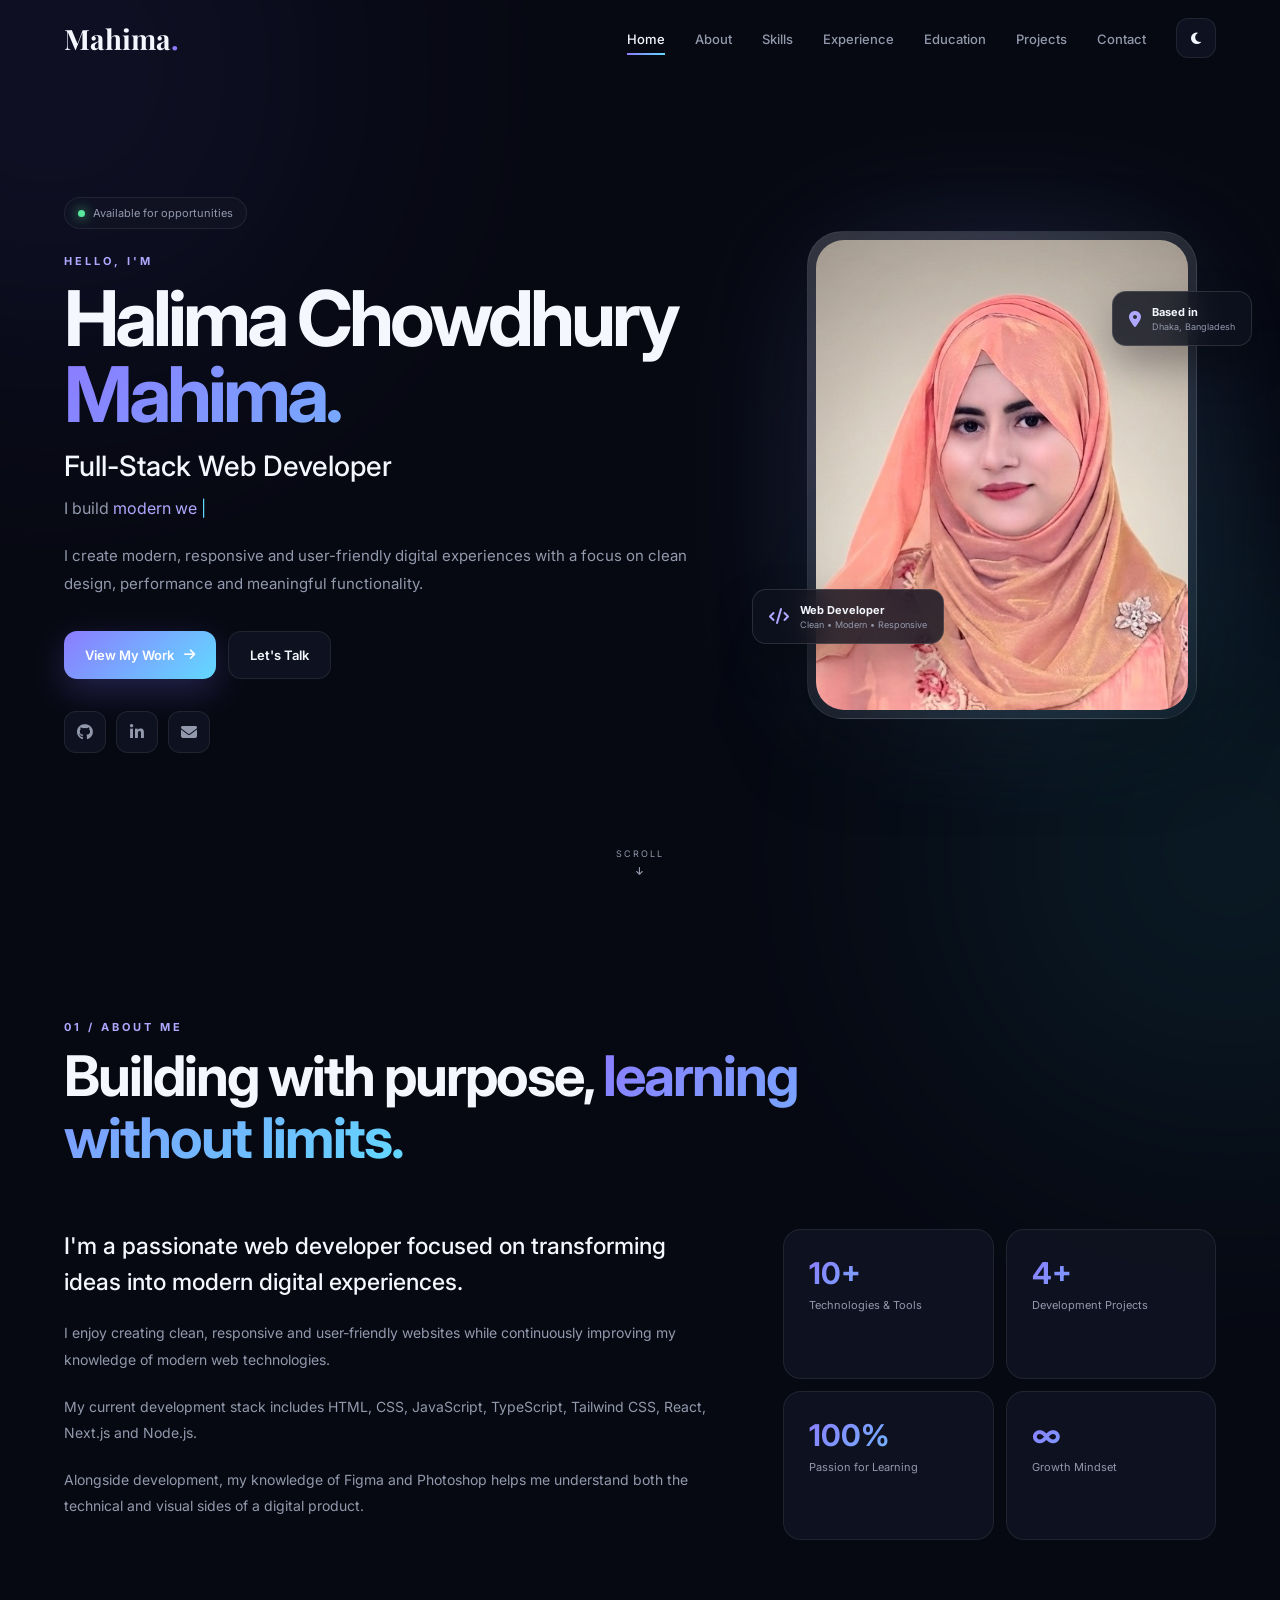
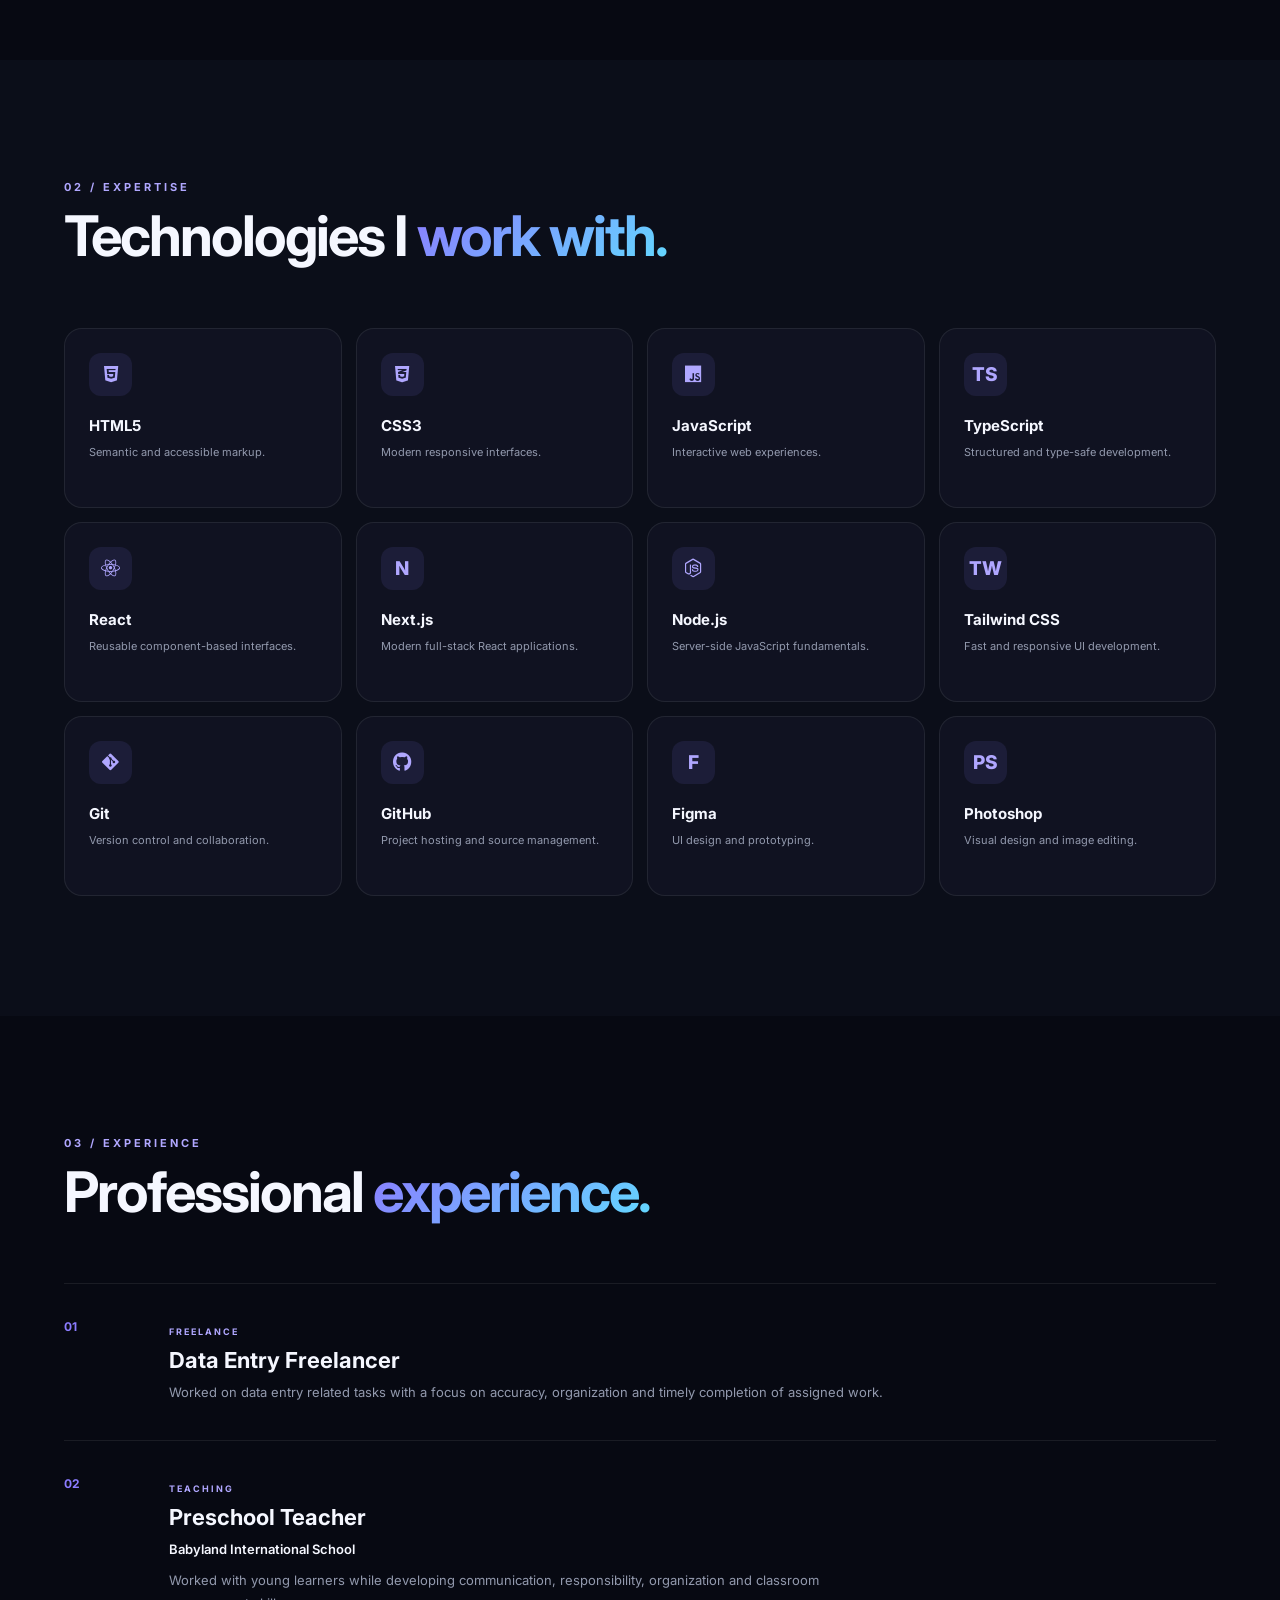
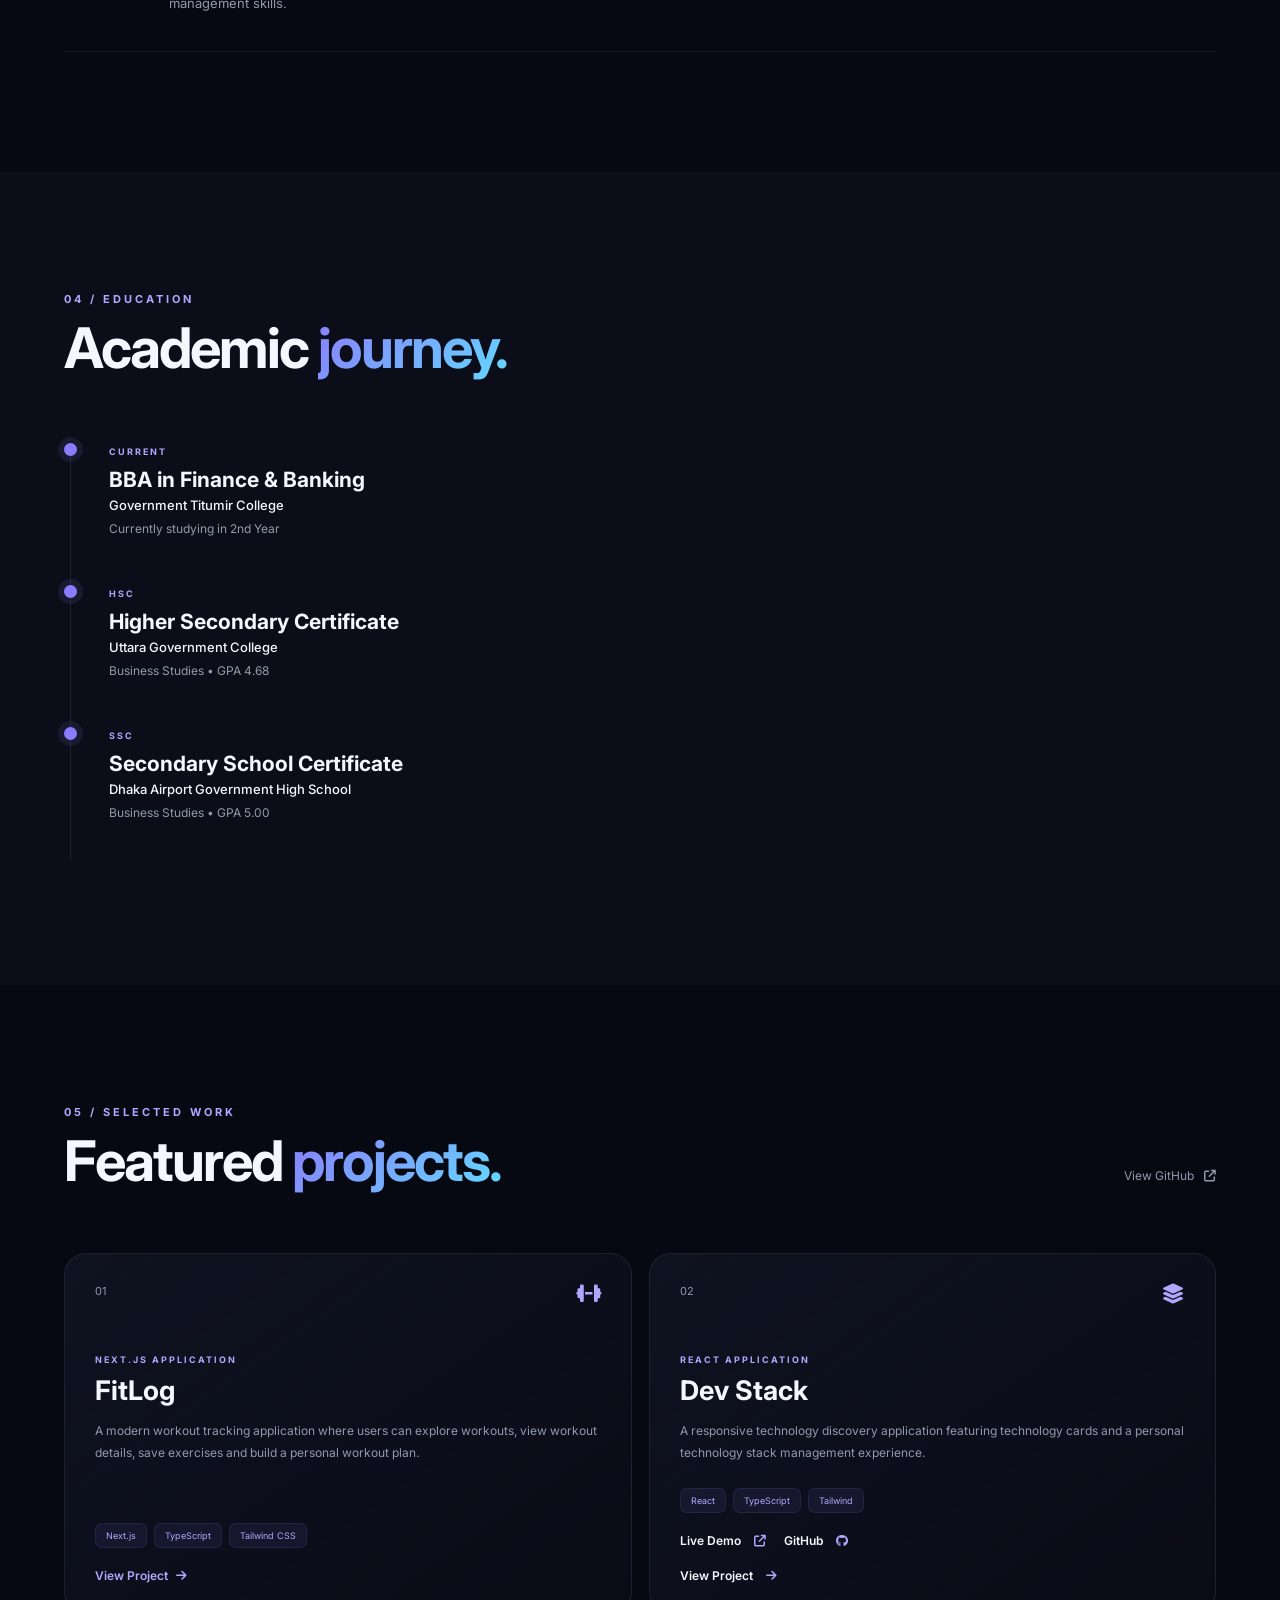
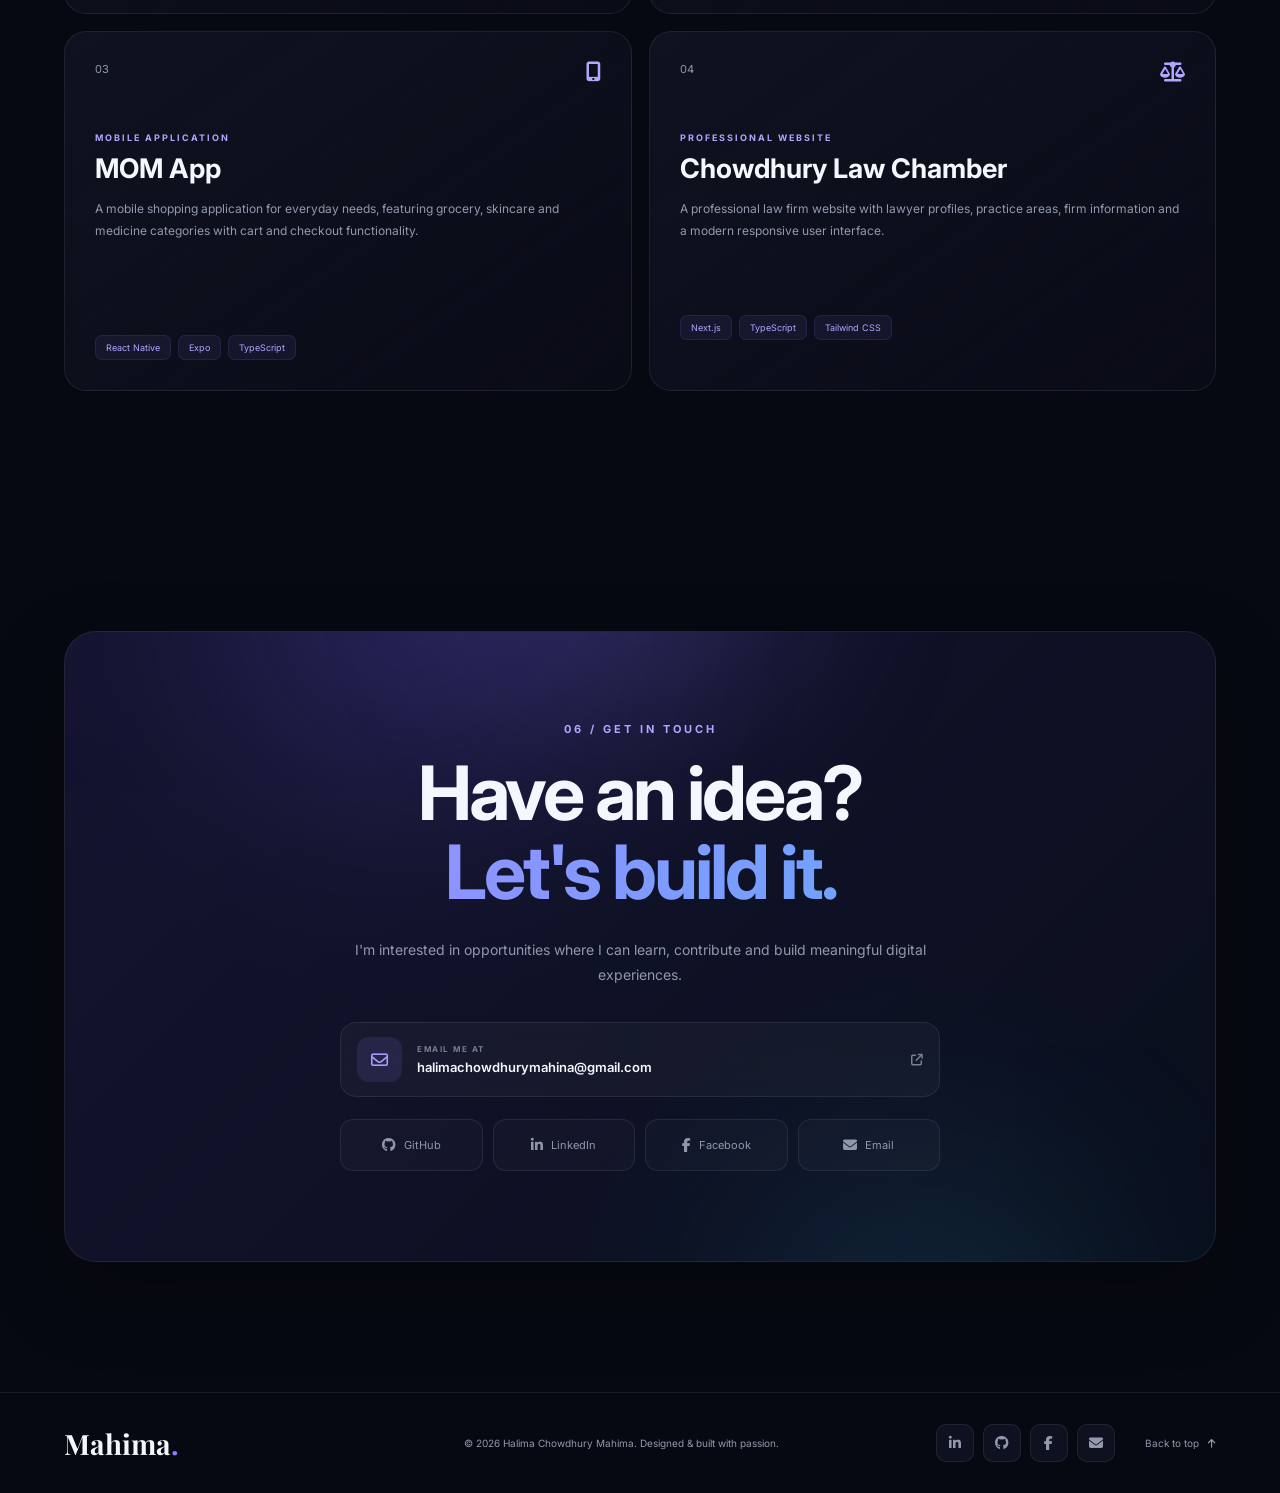
<file: index.html>
<!DOCTYPE html>
<html lang="en">

<head>
  <meta charset="UTF-8" />
  <meta name="viewport" content="width=device-width, initial-scale=1.0" />

  <meta
    name="description"
    content="Portfolio of Halima Chowdhury Mahima - Full-Stack Web Developer"
  />

  <title>Halima Chowdhury Mahima | Full-Stack Web Developer</title>

  <link rel="preconnect" href="https://fonts.googleapis.com">
  <link rel="preconnect" href="https://fonts.gstatic.com" crossorigin>

  <link
    href="https://fonts.googleapis.com/css2?family=Inter:wght@400;500;600;700;800&family=Playfair+Display:wght@700&display=swap"
    rel="stylesheet"
  />

  <link
    rel="stylesheet"
    href="https://cdnjs.cloudflare.com/ajax/libs/font-awesome/6.5.2/css/all.min.css"
  />

  <link rel="stylesheet" href="style.css" />
</head>

<body>

  <!-- Background Effects -->
  <div class="bg-blur blur-one"></div>
  <div class="bg-blur blur-two"></div>

  <!-- ================= NAVBAR ================= -->

  <header class="header">

    <nav class="navbar container">

      <a href="#home" class="logo">
        Mahima<span>.</span>
      </a>

      <ul class="nav-links" id="navLinks">

        <li><a class="nav-link active" href="#home">Home</a></li>
        <li><a class="nav-link" href="#about">About</a></li>
        <li><a class="nav-link" href="#skills">Skills</a></li>
        <li><a class="nav-link" href="#experience">Experience</a></li>
        <li><a class="nav-link" href="#education">Education</a></li>
        <li><a class="nav-link" href="#projects">Projects</a></li>
        <li><a class="nav-link" href="#contact">Contact</a></li>

      </ul>

      <div class="nav-actions">

        <button
          class="theme-btn"
          id="themeBtn"
          aria-label="Change theme"
        >
          <i class="fa-solid fa-moon"></i>
        </button>

        <button
          class="menu-btn"
          id="menuBtn"
          aria-label="Open menu"
        >
          <i class="fa-solid fa-bars"></i>
        </button>

      </div>

    </nav>

  </header>


  <main>

    <!-- ================= HERO ================= -->

    <section id="home" class="hero">

      <div class="container hero-container">

        <!-- Left -->

        <div class="hero-content reveal">

          <div class="availability">

            <span class="status-dot"></span>

            Available for opportunities

          </div>

          <p class="eyebrow">
            HELLO, I'M
          </p>

          <h1>

            Halima Chowdhury

            <span>Mahima.</span>

          </h1>

          <h2>
            Full-Stack Web Developer
          </h2>

          <p class="typing-line">

            I build

            <span id="typingText"></span>

            <span class="cursor">|</span>

          </p>

          <p class="hero-description">

            I create modern, responsive and user-friendly
            digital experiences with a focus on clean design,
            performance and meaningful functionality.

          </p>

          <div class="hero-buttons">

            <a href="#projects" class="btn btn-primary">

              View My Work

              <i class="fa-solid fa-arrow-right"></i>

            </a>

            <a href="#contact" class="btn btn-outline">

              Let's Talk

            </a>

          </div>


          <div class="hero-socials">

            <a
              href="https://github.com/halima-chowdhury-mahima"
              target="_blank"
              aria-label="GitHub"
            >
              <i class="fa-brands fa-github"></i>
            </a>

            <a
              href="https://www.linkedin.com/in/halima-chowdhury-mahima-661084433"
              target="_blank"
              aria-label="LinkedIn"
            >
              <i class="fa-brands fa-linkedin-in"></i>
            </a>

            <a
              href="mailto:halimachowdhurymahina@gmail.com"
              aria-label="Email"
            >
              <i class="fa-solid fa-envelope"></i>
            </a>

          </div>

        </div>


        <!-- Right -->

        <div class="hero-visual reveal">

          <div class="photo-wrapper">

            <div class="photo-glow"></div>

            <div class="photo-card">

              <img
                src="assets/profile.jpg"
                alt="Halima Chowdhury Mahima"
              />

            </div>


            <div class="floating-card code-card">

              <i class="fa-solid fa-code"></i>

              <div>
                <strong>Web Developer</strong>
                <span>Clean • Modern • Responsive</span>
              </div>

            </div>


            <div class="floating-card location-card">

              <i class="fa-solid fa-location-dot"></i>

              <div>
                <strong>Based in</strong>
                <span>Dhaka, Bangladesh</span>
              </div>

            </div>

          </div>

        </div>

      </div>

      <a href="#about" class="scroll-down">

        <span>Scroll</span>

        <i class="fa-solid fa-arrow-down"></i>

      </a>

    </section>


    <!-- ================= ABOUT ================= -->

    <section id="about" class="section">

      <div class="container">

        <div class="section-heading reveal">

          <p class="section-label">
            01 / ABOUT ME
          </p>

          <h2>
            Building with purpose,
            <span>learning without limits.</span>
          </h2>

        </div>


        <div class="about-grid">

          <div class="about-main reveal">

            <p class="large-text">

              I'm a passionate web developer focused on
              transforming ideas into modern digital experiences.

            </p>

            <p>

              I enjoy creating clean, responsive and user-friendly
              websites while continuously improving my knowledge
              of modern web technologies.

            </p>

            <p>

              My current development stack includes HTML, CSS,
              JavaScript, TypeScript, Tailwind CSS, React,
              Next.js and Node.js.

            </p>

            <p>

              Alongside development, my knowledge of Figma and
              Photoshop helps me understand both the technical
              and visual sides of a digital product.

            </p>

          </div>


          <div class="about-stats reveal">

            <div class="stat-card">

              <h3>10+</h3>

              <p>Technologies & Tools</p>

            </div>

            <div class="stat-card">

              <h3>4+</h3>

              <p>Development Projects</p>

            </div>

            <div class="stat-card">

              <h3>100%</h3>

              <p>Passion for Learning</p>

            </div>

            <div class="stat-card">

              <h3>∞</h3>

              <p>Growth Mindset</p>

            </div>

          </div>

        </div>

      </div>

    </section>


    <!-- ================= SKILLS ================= -->

    <section id="skills" class="section section-alt">

      <div class="container">

        <div class="section-heading reveal">

          <p class="section-label">
            02 / EXPERTISE
          </p>

          <h2>
            Technologies I
            <span>work with.</span>
          </h2>

        </div>


        <div class="skills-grid">

          <div class="skill-card reveal">

            <div class="skill-icon">
              <i class="fa-brands fa-html5"></i>
            </div>

            <h3>HTML5</h3>

            <p>
              Semantic and accessible markup.
            </p>

          </div>


          <div class="skill-card reveal">

            <div class="skill-icon">
              <i class="fa-brands fa-css3-alt"></i>
            </div>

            <h3>CSS3</h3>

            <p>
              Modern responsive interfaces.
            </p>

          </div>


          <div class="skill-card reveal">

            <div class="skill-icon">
              <i class="fa-brands fa-js"></i>
            </div>

            <h3>JavaScript</h3>

            <p>
              Interactive web experiences.
            </p>

          </div>


          <div class="skill-card reveal">

            <div class="skill-icon">
              TS
            </div>

            <h3>TypeScript</h3>

            <p>
              Structured and type-safe development.
            </p>

          </div>


          <div class="skill-card reveal">

            <div class="skill-icon">
              <i class="fa-brands fa-react"></i>
            </div>

            <h3>React</h3>

            <p>
              Reusable component-based interfaces.
            </p>

          </div>


          <div class="skill-card reveal">

            <div class="skill-icon">
              N
            </div>

            <h3>Next.js</h3>

            <p>
              Modern full-stack React applications.
            </p>

          </div>


          <div class="skill-card reveal">

            <div class="skill-icon">
              <i class="fa-brands fa-node-js"></i>
            </div>

            <h3>Node.js</h3>

            <p>
              Server-side JavaScript fundamentals.
            </p>

          </div>


          <div class="skill-card reveal">

            <div class="skill-icon">
              TW
            </div>

            <h3>Tailwind CSS</h3>

            <p>
              Fast and responsive UI development.
            </p>

          </div>


          <div class="skill-card reveal">

            <div class="skill-icon">
              <i class="fa-brands fa-git-alt"></i>
            </div>

            <h3>Git</h3>

            <p>
              Version control and collaboration.
            </p>

          </div>


          <div class="skill-card reveal">

            <div class="skill-icon">
              <i class="fa-brands fa-github"></i>
            </div>

            <h3>GitHub</h3>

            <p>
              Project hosting and source management.
            </p>

          </div>


          <div class="skill-card reveal">

            <div class="skill-icon">
              F
            </div>

            <h3>Figma</h3>

            <p>
              UI design and prototyping.
            </p>

          </div>


          <div class="skill-card reveal">

            <div class="skill-icon">
              PS
            </div>

            <h3>Photoshop</h3>

            <p>
              Visual design and image editing.
            </p>

          </div>

        </div>

      </div>

    </section>


    <!-- ================= EXPERIENCE ================= -->

    <section id="experience" class="section">

      <div class="container">

        <div class="section-heading reveal">

          <p class="section-label">
            03 / EXPERIENCE
          </p>

          <h2>
            Professional
            <span>experience.</span>
          </h2>

        </div>


        <div class="experience-wrapper">

          <article class="experience-card reveal">

            <div class="experience-number">
              01
            </div>

            <div class="experience-content">

              <span class="experience-type">
                FREELANCE
              </span>

              <h3>
                Data Entry Freelancer
              </h3>

              <p>

                Worked on data entry related tasks with a focus
                on accuracy, organization and timely completion
                of assigned work.

              </p>

            </div>

          </article>


          <article class="experience-card reveal">

            <div class="experience-number">
              02
            </div>

            <div class="experience-content">

              <span class="experience-type">
                TEACHING
              </span>

              <h3>
                Preschool Teacher
              </h3>

              <p class="company">
                Babyland International School
              </p>

              <p>

                Worked with young learners while developing
                communication, responsibility, organization
                and classroom management skills.

              </p>

            </div>

          </article>

        </div>

      </div>

    </section>


    <!-- ================= EDUCATION ================= -->

    <section id="education" class="section section-alt">

      <div class="container">

        <div class="section-heading reveal">

          <p class="section-label">
            04 / EDUCATION
          </p>

          <h2>
            Academic
            <span>journey.</span>
          </h2>

        </div>


        <div class="timeline">

          <article class="timeline-item reveal">

            <div class="timeline-dot"></div>

            <div class="timeline-content">

              <span class="timeline-label">
                CURRENT
              </span>

              <h3>
                BBA in Finance & Banking
              </h3>

              <h4>
                Government Titumir College
              </h4>

              <p>
                Currently studying in 2nd Year
              </p>

            </div>

          </article>


          <article class="timeline-item reveal">

            <div class="timeline-dot"></div>

            <div class="timeline-content">

              <span class="timeline-label">
                HSC
              </span>

              <h3>
                Higher Secondary Certificate
              </h3>

              <h4>
                Uttara Government College
              </h4>

              <p>
                Business Studies • GPA 4.68
              </p>

            </div>

          </article>


          <article class="timeline-item reveal">

            <div class="timeline-dot"></div>

            <div class="timeline-content">

              <span class="timeline-label">
                SSC
              </span>

              <h3>
                Secondary School Certificate
              </h3>

              <h4>
                Dhaka Airport Government High School
              </h4>

              <p>
                Business Studies • GPA 5.00
              </p>

            </div>

          </article>

        </div>

      </div>

    </section>


    <!-- ================= PROJECTS ================= -->

    <section id="projects" class="section">

      <div class="container">

        <div class="section-heading project-heading reveal">

          <div>

            <p class="section-label">
              05 / SELECTED WORK
            </p>

            <h2>
              Featured
              <span>projects.</span>
            </h2>

          </div>

          <a
            href="https://github.com/halima-chowdhury-mahima"
            target="_blank"
            class="github-link"
          >
            View GitHub

            <i class="fa-solid fa-arrow-up-right-from-square"></i>

          </a>

        </div>


        <div class="projects-grid">

          <!-- FITLOG -->

          <a href="./projects/fitlog.html" class="project-card-link">

  <article class="project-card reveal">

    <div class="project-top">
      <span>01</span>
      <i class="fa-solid fa-dumbbell"></i>
    </div>

    <p class="project-category">
      NEXT.JS APPLICATION
    </p>

    <h3>FitLog</h3>

    <p>
      A modern workout tracking application where users
      can explore workouts, view workout details, save
      exercises and build a personal workout plan.
    </p>

    <div class="project-tech">
      <span>Next.js</span>
      <span>TypeScript</span>
      <span>Tailwind CSS</span>
    </div>
    

    <div class="project-open">
      View Project
      <i class="fa-solid fa-arrow-right"></i>
    </div>

  </article>

</a>


          <!-- DEV STACK -->

          <article class="project-card reveal">

            <div class="project-top">

              <span>02</span>

              <i class="fa-solid fa-layer-group"></i>

            </div>

            <p class="project-category">
              REACT APPLICATION
            </p>

            <h3>
              Dev Stack
            </h3>

            <p>

              A responsive technology discovery application
              featuring technology cards and a personal
              technology stack management experience.

            </p>

            <div class="project-tech">

              <span>React</span>
              <span>TypeScript</span>
              <span>Tailwind</span>

            </div>


            <div class="project-links">

              <a
                href="https://dev-stack-sigma.vercel.app/"
                target="_blank"
              >
                Live Demo
                <i class="fa-solid fa-arrow-up-right-from-square"></i>
              </a>

              <a
                href="https://github.com/halima-chowdhury-mahima/Dev-stack"
                target="_blank"
              >
                GitHub
                <i class="fa-brands fa-github"></i>
              </a>

            </div>
            <div class="project-links">
    <a href="./projects/dev-stack.html">
      View Project
      <i class="fa-solid fa-arrow-right"></i>
    </a>
  </div>

          </article>


          <!-- MOM -->

          <article class="project-card reveal">

            <div class="project-top">

              <span>03</span>

              <i class="fa-solid fa-mobile-screen-button"></i>

            </div>

            <p class="project-category">
              MOBILE APPLICATION
            </p>

            <h3>
              MOM App
            </h3>

            <p>

              A mobile shopping application for everyday needs,
              featuring grocery, skincare and medicine
              categories with cart and checkout functionality.

            </p>

            <div class="project-tech">

              <span>React Native</span>
              <span>Expo</span>
              <span>TypeScript</span>

            </div>

          </article>


          <!-- LAW FIRM -->

          <article class="project-card reveal">

            <div class="project-top">

              <span>04</span>

              <i class="fa-solid fa-scale-balanced"></i>

            </div>

            <p class="project-category">
              PROFESSIONAL WEBSITE
            </p>

            <h3>
              Chowdhury Law Chamber
            </h3>

            <p>

              A professional law firm website with lawyer
              profiles, practice areas, firm information and
              a modern responsive user interface.

            </p>

            <div class="project-tech">

              <span>Next.js</span>
              <span>TypeScript</span>
              <span>Tailwind CSS</span>

            </div>
            <div class="project-links">

  

</div>

          </article>

        </div>

      </div>

    </section>


    <!-- ================= CONTACT ================= -->

    <section id="contact" class="section contact-section">

  <div class="container">

    <div class="contact-box reveal">

      <!-- Decorative Glow -->
      <div class="contact-glow contact-glow-one"></div>
      <div class="contact-glow contact-glow-two"></div>

      <div class="contact-content">

        <p class="section-label">
          06 / GET IN TOUCH
        </p>

        <h2>
          Have an idea?
          <span>Let's build it.</span>
        </h2>

        <p class="contact-description">
          I'm interested in opportunities where I can learn,
          contribute and build meaningful digital experiences.
        </p>


        <!-- Email Card -->
        <a
          href="mailto:halimachowdhurymahina@gmail.com"
          class="premium-email"
        >

          <div class="email-icon">
            <i class="fa-regular fa-envelope"></i>
          </div>

          <div class="email-info">

            <small>EMAIL ME AT</small>

            <strong>
              halimachowdhurymahina@gmail.com
            </strong>

          </div>

          <div class="email-arrow">
            <i class="fa-solid fa-arrow-up-right-from-square"></i>
          </div>

        </a>


        <!-- Social Buttons -->
        <div class="premium-socials">

          <a
            href="https://github.com/halima-chowdhury-mahima"
            target="_blank"
          >
            <i class="fa-brands fa-github"></i>
            <span>GitHub</span>
          </a>


          <a
            href="https://www.linkedin.com/in/halima-chowdhury-mahima-661084433"
            target="_blank"
          >
            <i class="fa-brands fa-linkedin-in"></i>
            <span>LinkedIn</span>
          </a>


          <a
            href="https://facebook.com/"
            target="_blank"
          >
            <i class="fa-brands fa-facebook-f"></i>
            <span>Facebook</span>
          </a>


          <a
            href="mailto:halimachowdhurymahina@gmail.com"
          >
            <i class="fa-solid fa-envelope"></i>
            <span>Email</span>
          </a>

        </div>

      </div>

    </div>

  </div>

</section>

  </main>


  <!-- ================= FOOTER ================= -->

  <!-- ================= FOOTER ================= -->

<footer>

  <div class="container footer-container">

    <!-- Logo -->
    <a href="#home" class="logo">
      Mahima<span>.</span>
    </a>


    <!-- Copyright -->
    <p>
      © 2026 Halima Chowdhury Mahima.
      Designed & built with passion.
    </p>


    <!-- Social Icons -->
    <div class="footer-socials">

      <!-- LinkedIn -->
      <a
        href="https://www.linkedin.com/in/halima-chowdhury-mahima-661084433"
        target="_blank"
        aria-label="LinkedIn"
      >
        <i class="fa-brands fa-linkedin-in"></i>
      </a>


      <!-- GitHub -->
      <a
        href="https://github.com/halima-chowdhury-mahima"
        target="_blank"
        aria-label="GitHub"
      >
        <i class="fa-brands fa-github"></i>
      </a>


      <!-- Facebook -->
      <a
        href="https://facebook.com/"
        target="_blank"
        aria-label="Facebook"
      >
        <i class="fa-brands fa-facebook-f"></i>
      </a>


      <!-- Email -->
      <a
        href="mailto:halimachowdhurymahina@gmail.com"
        aria-label="Email"
      >
        <i class="fa-solid fa-envelope"></i>
      </a>

    </div>


    <!-- Back To Top -->
    <a href="#home" class="back-top">

      Back to top

      <i class="fa-solid fa-arrow-up"></i>

    </a>

  </div>

</footer>


  <script src="script.js"></script>

</body>

</html>
</file>
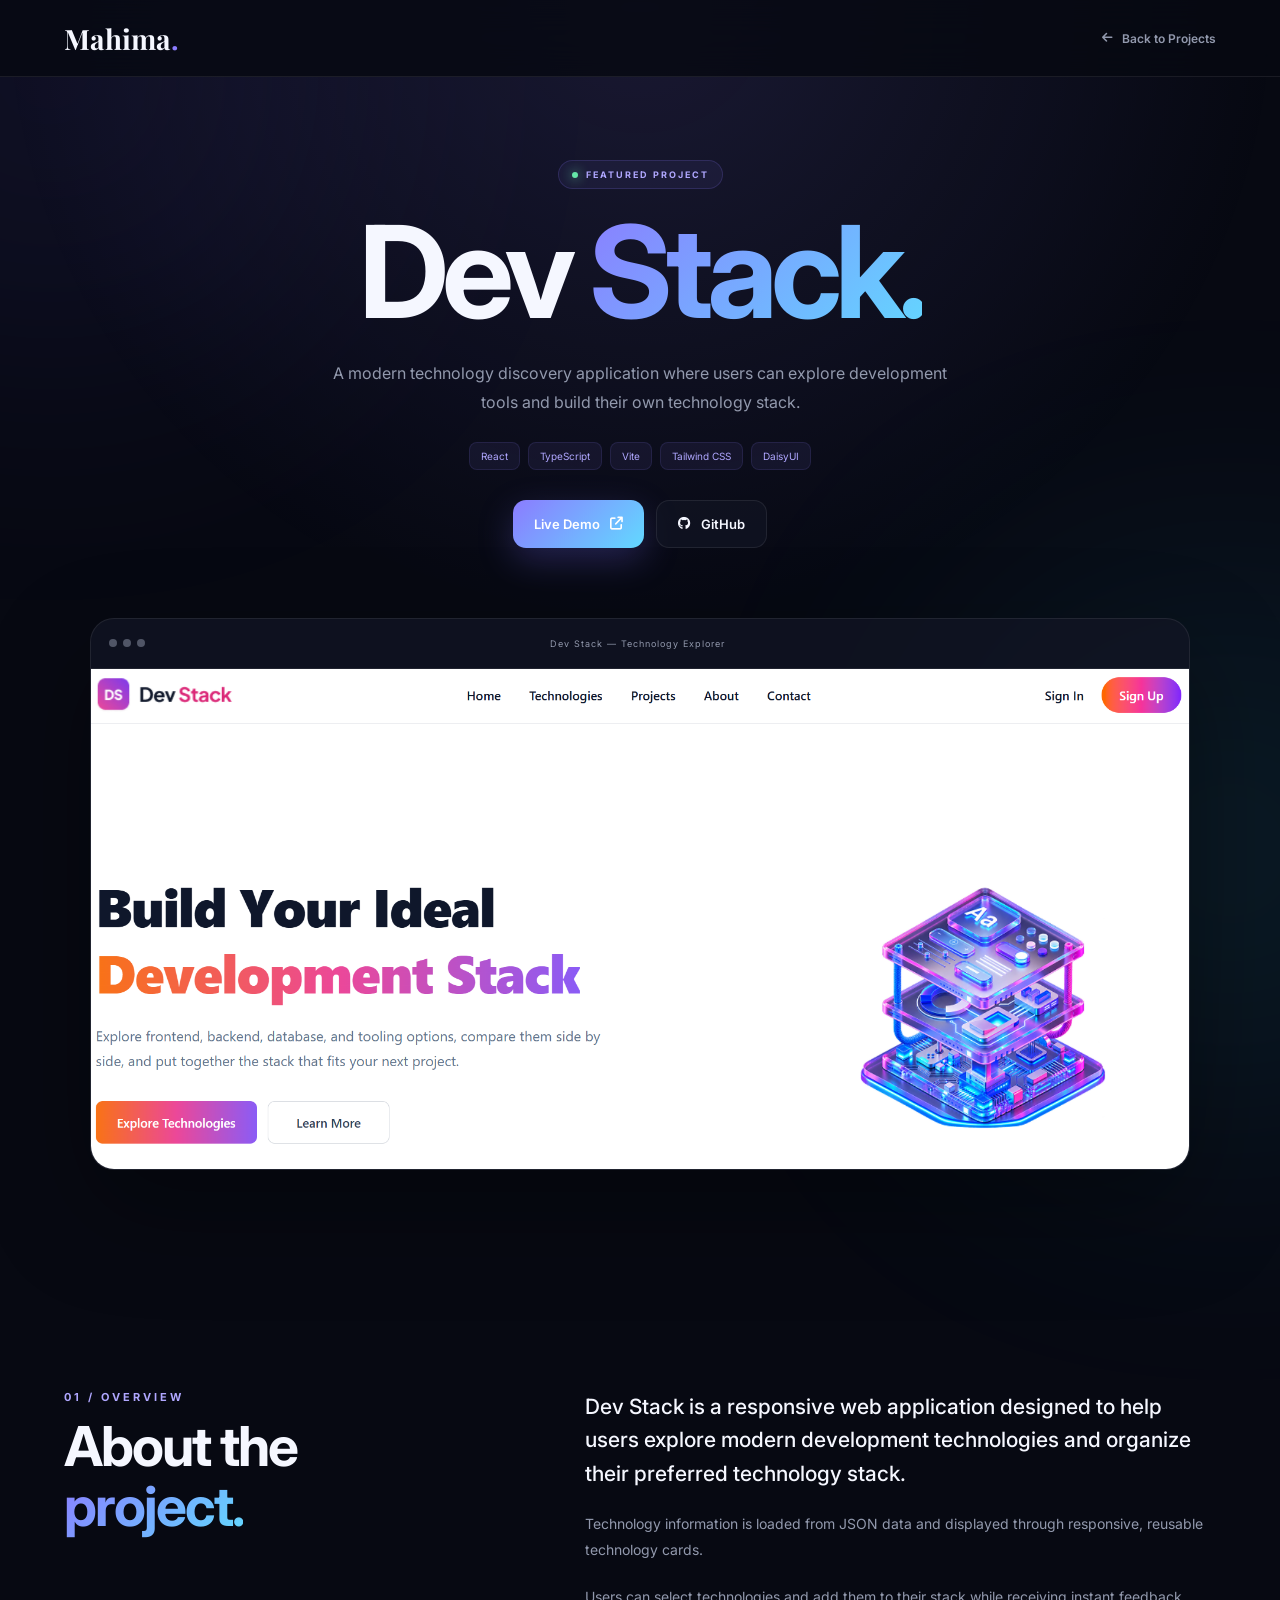
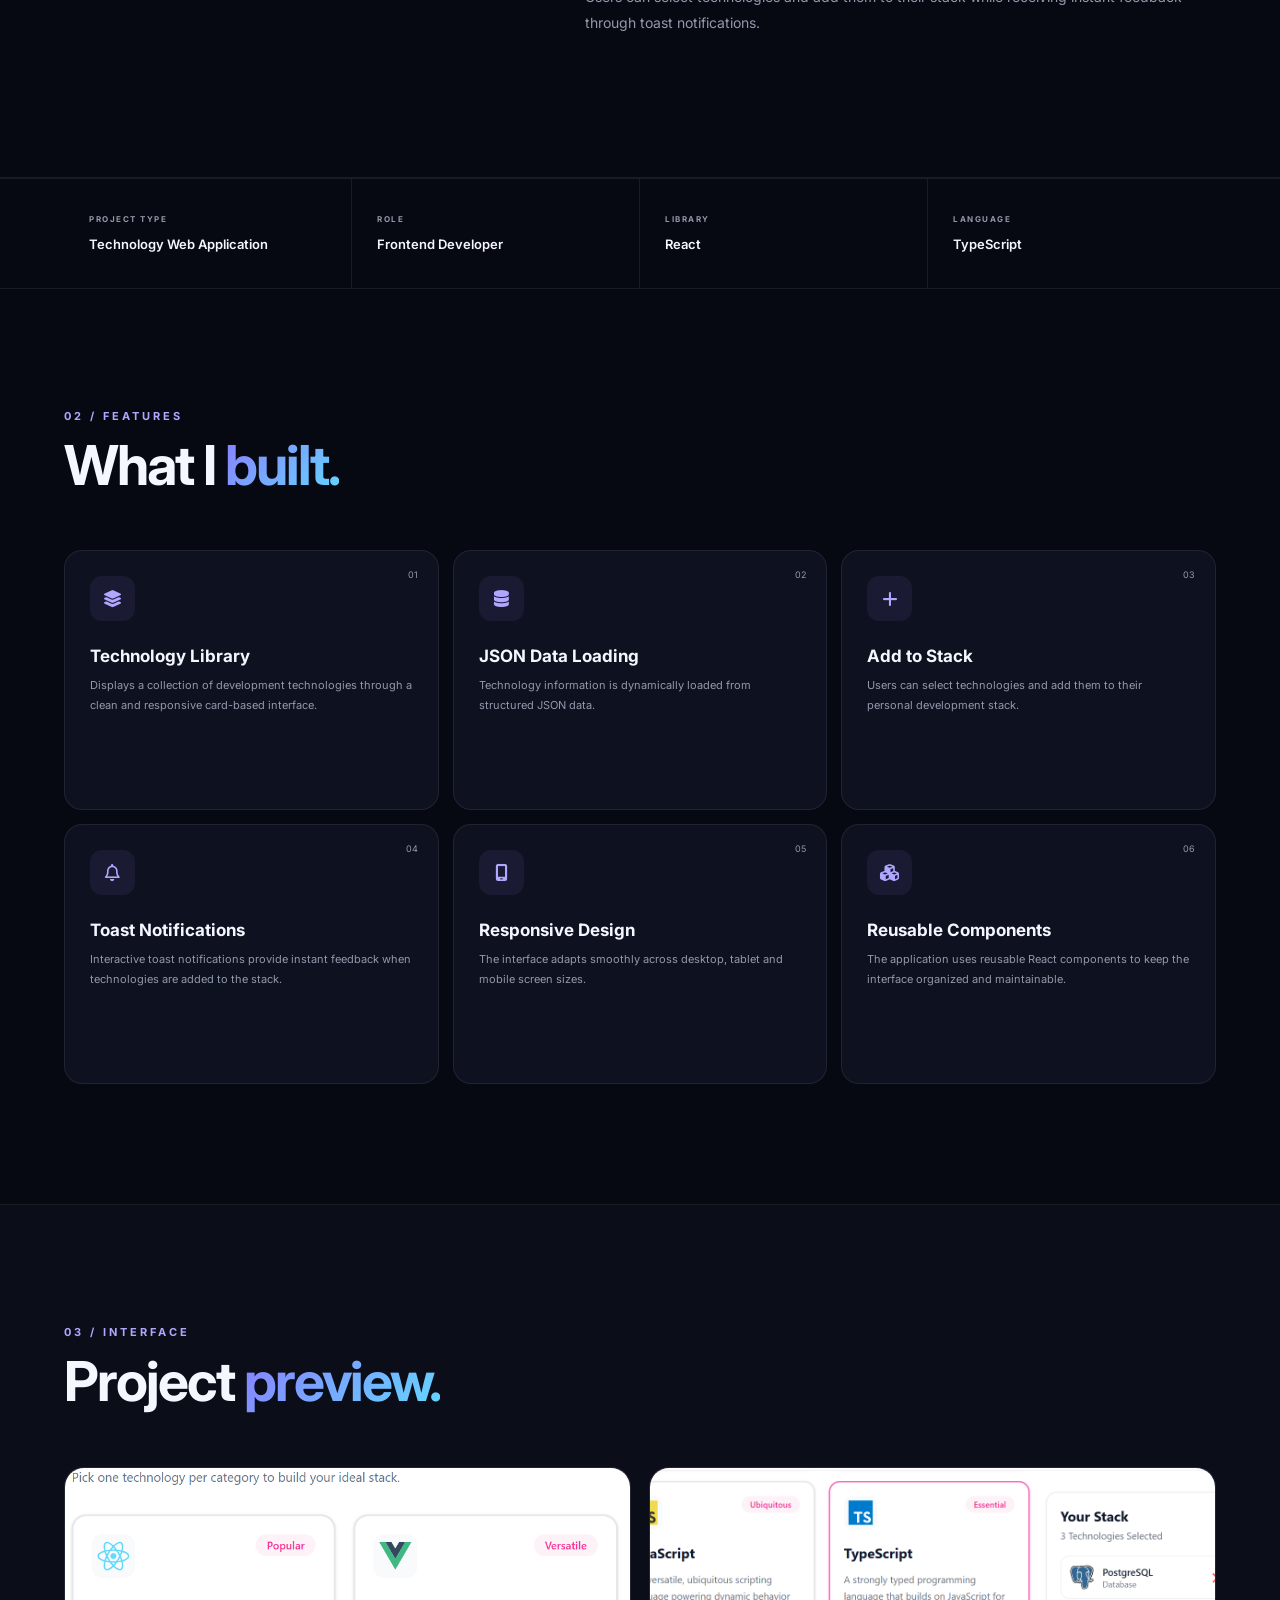
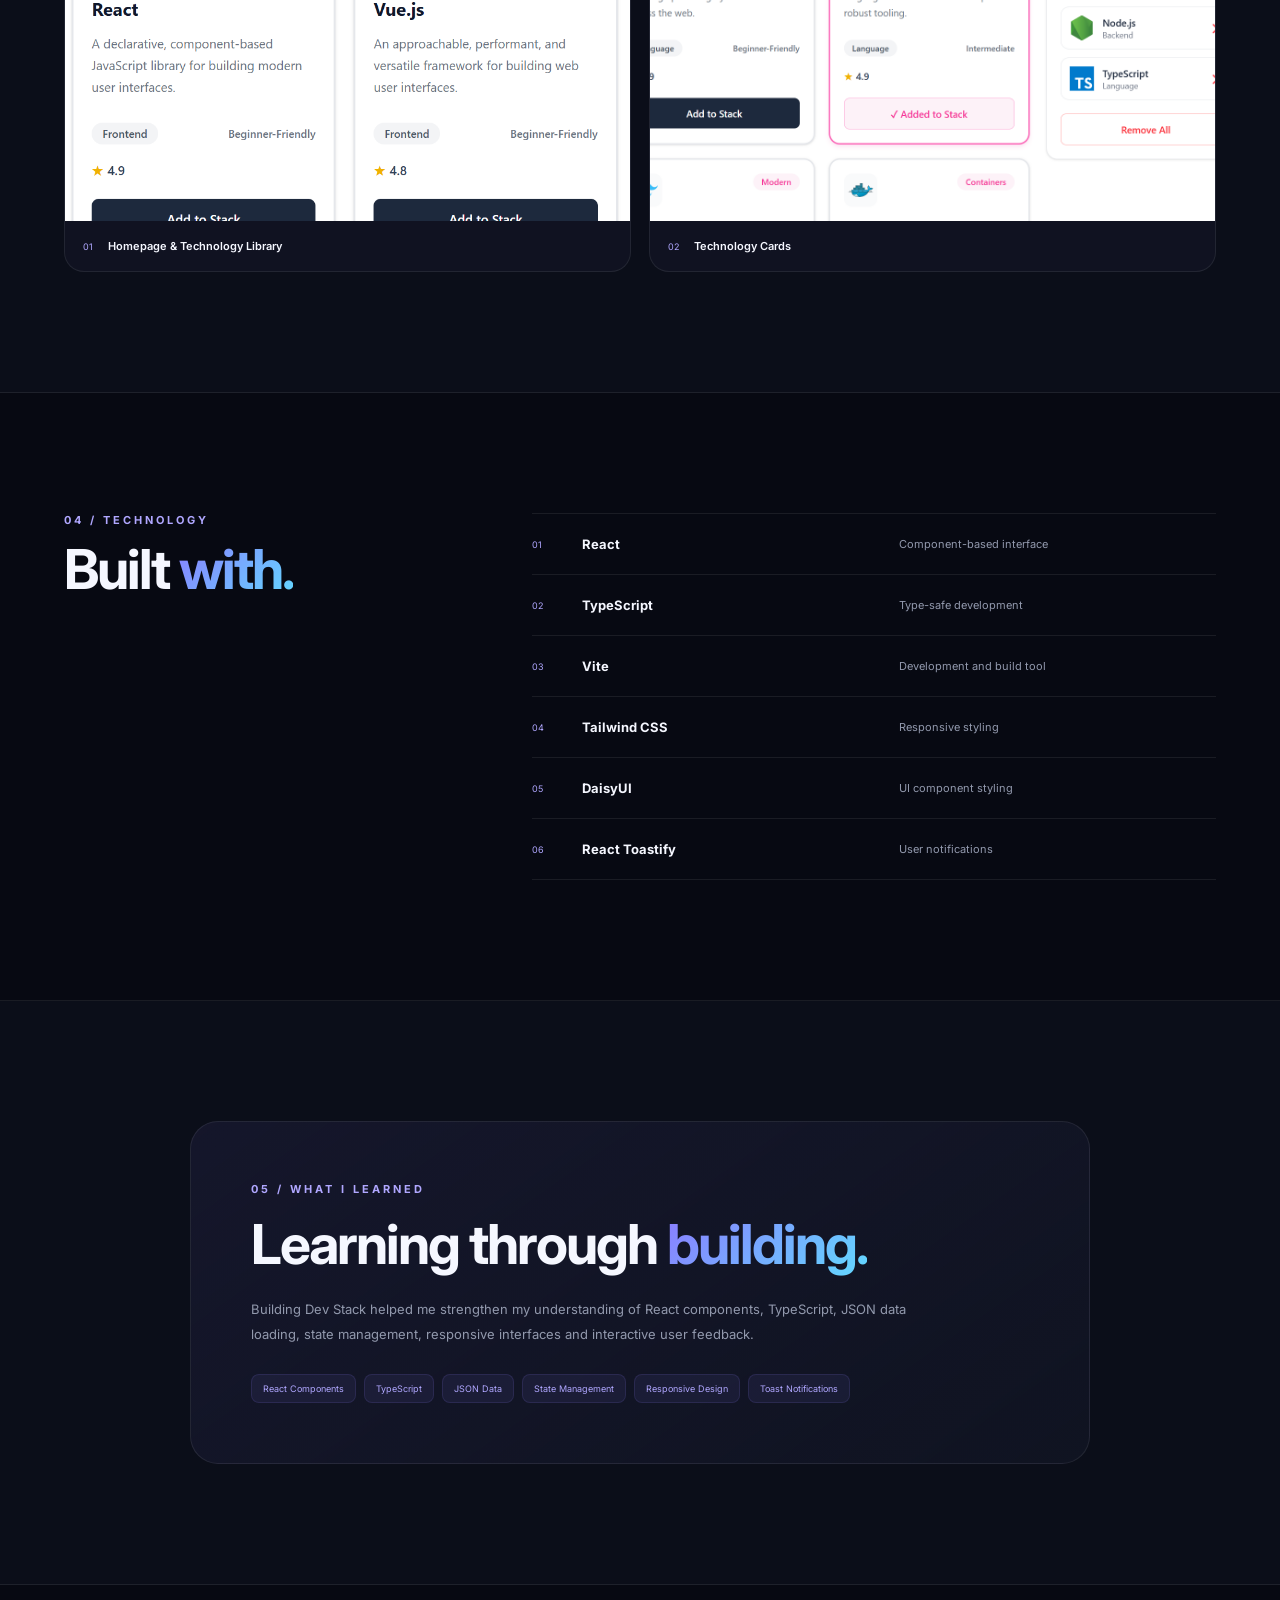
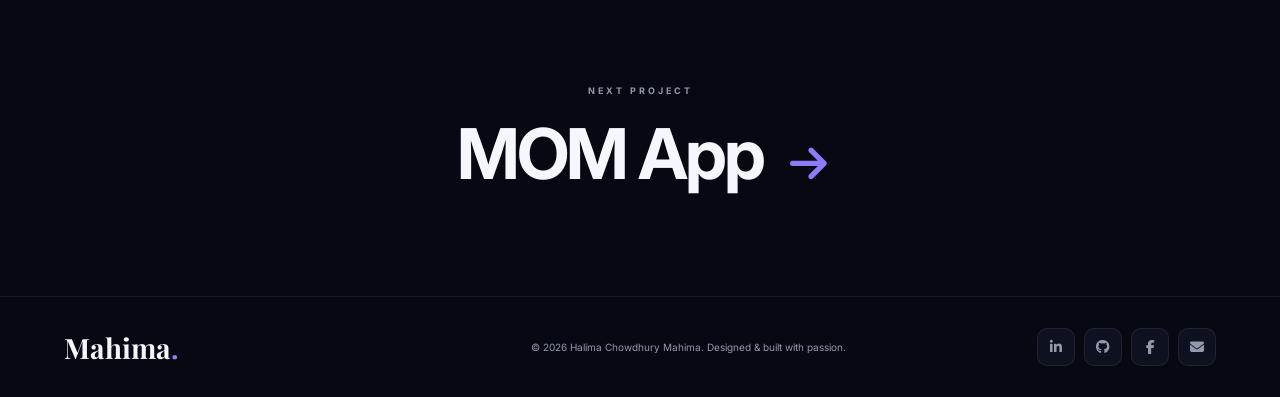
<file: projects/dev-stack.html>
<!DOCTYPE html>
<html lang="en">

<head>
  <meta charset="UTF-8">

  <meta
    name="viewport"
    content="width=device-width, initial-scale=1.0"
  >

  <meta
    name="description"
    content="Dev Stack project case study by Halima Chowdhury Mahima"
  >

  <title>Dev Stack | Halima Chowdhury Mahima</title>

  <!-- Google Fonts -->
  <link rel="preconnect" href="https://fonts.googleapis.com">

  <link
    rel="preconnect"
    href="https://fonts.gstatic.com"
    crossorigin
  >

  <link
    href="https://fonts.googleapis.com/css2?family=Inter:wght@400;500;600;700;800&family=Playfair+Display:wght@700&display=swap"
    rel="stylesheet"
  >

  <!-- Font Awesome -->
  <link
    rel="stylesheet"
    href="https://cdnjs.cloudflare.com/ajax/libs/font-awesome/6.5.2/css/all.min.css"
  >

  <!-- Main CSS -->
  <link rel="stylesheet" href="../style.css">

</head>


<body>

  <!-- Background Glow -->
  <div class="bg-blur blur-one"></div>
  <div class="bg-blur blur-two"></div>


  <!-- ================= NAVBAR ================= -->

  <header class="header scrolled">

    <nav class="navbar container">

      <a href="../index.html" class="logo">
        Mahima<span>.</span>
      </a>

      <div class="project-nav">

        <a href="../index.html#projects">

          <i class="fa-solid fa-arrow-left"></i>

          Back to Projects

        </a>

      </div>

    </nav>

  </header>


  <main class="case-study">


    <!-- ================= HERO ================= -->

    <section class="project-detail-hero">

      <div class="container">

        <div class="project-detail-heading">

          <div class="project-badge">

            <span></span>

            FEATURED PROJECT

          </div>


          <h1>
            Dev <span>Stack.</span>
          </h1>


          <p class="project-subtitle">

            A modern technology discovery application
            where users can explore development tools
            and build their own technology stack.

          </p>


          <div class="project-detail-tech">

            <span>React</span>
            <span>TypeScript</span>
            <span>Vite</span>
            <span>Tailwind CSS</span>
            <span>DaisyUI</span>

          </div>


          <div class="project-detail-actions">

            <a
              href="https://dev-stack-sigma.vercel.app/"
              target="_blank"
              class="btn btn-primary"
            >

              Live Demo

              <i class="fa-solid fa-arrow-up-right-from-square"></i>

            </a>


            <a
              href="https://github.com/halima-chowdhury-mahima/Dev-stack"
              target="_blank"
              class="btn btn-outline"
            >

              <i class="fa-brands fa-github"></i>

              GitHub

            </a>

          </div>

        </div>


        <!-- Project Screenshot -->

        <div class="project-preview">

          <div class="browser-bar">

            <div class="browser-dots">

              <span></span>
              <span></span>
              <span></span>

            </div>

            <p>
              Dev Stack — Technology Explorer
            </p>

          </div>


          <div class="preview-image">

            <img
              src="../assets/devstack-hero.png"
              alt="Dev Stack project preview"
            >

          </div>

        </div>

      </div>

    </section>


    <!-- ================= OVERVIEW ================= -->

    <section class="project-detail-section">

      <div class="container project-overview-grid">

        <div>

          <p class="section-label">
            01 / OVERVIEW
          </p>

          <h2 class="detail-title">

            About the
            <span>project.</span>

          </h2>

        </div>


        <div class="project-overview-text">

          <p class="overview-lead">

            Dev Stack is a responsive web application
            designed to help users explore modern
            development technologies and organize
            their preferred technology stack.

          </p>


          <p>

            Technology information is loaded from JSON
            data and displayed through responsive,
            reusable technology cards.

          </p>


          <p>

            Users can select technologies and add them
            to their stack while receiving instant
            feedback through toast notifications.

          </p>

        </div>

      </div>

    </section>


    <!-- ================= PROJECT INFO ================= -->

    <section class="project-info-section">

      <div class="container">

        <div class="project-info-grid">

          <div class="info-item">

            <span>PROJECT TYPE</span>

            <strong>
              Technology Web Application
            </strong>

          </div>


          <div class="info-item">

            <span>ROLE</span>

            <strong>
              Frontend Developer
            </strong>

          </div>


          <div class="info-item">

            <span>LIBRARY</span>

            <strong>
              React
            </strong>

          </div>


          <div class="info-item">

            <span>LANGUAGE</span>

            <strong>
              TypeScript
            </strong>

          </div>

        </div>

      </div>

    </section>


    <!-- ================= FEATURES ================= -->

    <section class="project-detail-section">

      <div class="container">

        <div class="detail-section-heading">

          <p class="section-label">
            02 / FEATURES
          </p>

          <h2 class="detail-title">

            What I
            <span>built.</span>

          </h2>

        </div>


        <div class="feature-grid">


          <!-- 01 -->

          <article class="feature-card">

            <div class="feature-number">
              01
            </div>

            <div class="feature-icon">
              <i class="fa-solid fa-layer-group"></i>
            </div>

            <h3>
              Technology Library
            </h3>

            <p>

              Displays a collection of development
              technologies through a clean and
              responsive card-based interface.

            </p>

          </article>


          <!-- 02 -->

          <article class="feature-card">

            <div class="feature-number">
              02
            </div>

            <div class="feature-icon">
              <i class="fa-solid fa-database"></i>
            </div>

            <h3>
              JSON Data Loading
            </h3>

            <p>

              Technology information is dynamically
              loaded from structured JSON data.

            </p>

          </article>


          <!-- 03 -->

          <article class="feature-card">

            <div class="feature-number">
              03
            </div>

            <div class="feature-icon">
              <i class="fa-solid fa-plus"></i>
            </div>

            <h3>
              Add to Stack
            </h3>

            <p>

              Users can select technologies and
              add them to their personal development
              stack.

            </p>

          </article>


          <!-- 04 -->

          <article class="feature-card">

            <div class="feature-number">
              04
            </div>

            <div class="feature-icon">
              <i class="fa-regular fa-bell"></i>
            </div>

            <h3>
              Toast Notifications
            </h3>

            <p>

              Interactive toast notifications provide
              instant feedback when technologies are
              added to the stack.

            </p>

          </article>


          <!-- 05 -->

          <article class="feature-card">

            <div class="feature-number">
              05
            </div>

            <div class="feature-icon">
              <i class="fa-solid fa-mobile-screen"></i>
            </div>

            <h3>
              Responsive Design
            </h3>

            <p>

              The interface adapts smoothly across
              desktop, tablet and mobile screen sizes.

            </p>

          </article>


          <!-- 06 -->

          <article class="feature-card">

            <div class="feature-number">
              06
            </div>

            <div class="feature-icon">
              <i class="fa-solid fa-cubes"></i>
            </div>

            <h3>
              Reusable Components
            </h3>

            <p>

              The application uses reusable React
              components to keep the interface
              organized and maintainable.

            </p>

          </article>

        </div>

      </div>

    </section>


    <!-- ================= SCREENSHOTS ================= -->

    <section class="project-detail-section project-gallery-section">

      <div class="container">

        <div class="detail-section-heading">

          <p class="section-label">
            03 / INTERFACE
          </p>

          <h2 class="detail-title">

            Project
            <span>preview.</span>

          </h2>

        </div>


        <div class="project-gallery">


          <div class="gallery-card">

            <img
              src="../assets/devstack-home.png"
              alt="Dev Stack homepage"
            >

            <div class="gallery-caption">

              <span>01</span>

              <p>
                Homepage & Technology Library
              </p>

            </div>

          </div>


          <div class="gallery-card">

            <img
              src="../assets/devstack-cards.png"
              alt="Dev Stack technology cards"
            >

            <div class="gallery-caption">

              <span>02</span>

              <p>
                Technology Cards
              </p>

            </div>

          </div>

        </div>

      </div>

    </section>


    <!-- ================= TECHNOLOGIES ================= -->

    <section class="project-detail-section">

      <div class="container technology-layout">

        <div>

          <p class="section-label">
            04 / TECHNOLOGY
          </p>

          <h2 class="detail-title">

            Built
            <span>with.</span>

          </h2>

        </div>


        <div class="technology-list">


          <div class="technology-row">

            <span>01</span>

            <strong>React</strong>

            <p>
              Component-based interface
            </p>

          </div>


          <div class="technology-row">

            <span>02</span>

            <strong>TypeScript</strong>

            <p>
              Type-safe development
            </p>

          </div>


          <div class="technology-row">

            <span>03</span>

            <strong>Vite</strong>

            <p>
              Development and build tool
            </p>

          </div>


          <div class="technology-row">

            <span>04</span>

            <strong>Tailwind CSS</strong>

            <p>
              Responsive styling
            </p>

          </div>


          <div class="technology-row">

            <span>05</span>

            <strong>DaisyUI</strong>

            <p>
              UI component styling
            </p>

          </div>


          <div class="technology-row">

            <span>06</span>

            <strong>React Toastify</strong>

            <p>
              User notifications
            </p>

          </div>

        </div>

      </div>

    </section>


    <!-- ================= LEARNING ================= -->

    <section class="project-detail-section learning-section">

      <div class="container">

        <div class="learning-card">

          <p class="section-label">
            05 / WHAT I LEARNED
          </p>

          <h2>

            Learning through
            <span>building.</span>

          </h2>

          <p>

            Building Dev Stack helped me strengthen my
            understanding of React components, TypeScript,
            JSON data loading, state management, responsive
            interfaces and interactive user feedback.

          </p>


          <div class="learning-tags">

            <span>React Components</span>

            <span>TypeScript</span>

            <span>JSON Data</span>

            <span>State Management</span>

            <span>Responsive Design</span>

            <span>Toast Notifications</span>

          </div>

        </div>

      </div>

    </section>


    <!-- ================= NEXT PROJECT ================= -->

    <section class="next-project-section">

      <div class="container">

        <p>
          NEXT PROJECT
        </p>

        <a href="mom-app.html">

          MOM App

          <i class="fa-solid fa-arrow-right"></i>

        </a>

      </div>

    </section>

  </main>


  <!-- ================= FOOTER ================= -->

  <footer>

    <div class="container footer-container">

      <a href="../index.html" class="logo">
        Mahima<span>.</span>
      </a>

      <p>
        © 2026 Halima Chowdhury Mahima.
        Designed & built with passion.
      </p>


      <div class="footer-socials">

        <a
          href="https://www.linkedin.com/in/halima-chowdhury-mahima-661084433"
          target="_blank"
          aria-label="LinkedIn"
        >
          <i class="fa-brands fa-linkedin-in"></i>
        </a>


        <a
          href="https://github.com/halima-chowdhury-mahima"
          target="_blank"
          aria-label="GitHub"
        >
          <i class="fa-brands fa-github"></i>
        </a>


        <a
          href="https://facebook.com/"
          target="_blank"
          aria-label="Facebook"
        >
          <i class="fa-brands fa-facebook-f"></i>
        </a>


        <a
          href="mailto:halimachowdhurymahina@gmail.com"
          aria-label="Email"
        >
          <i class="fa-solid fa-envelope"></i>
        </a>

      </div>

    </div>

  </footer>

</body>

</html>
</file>
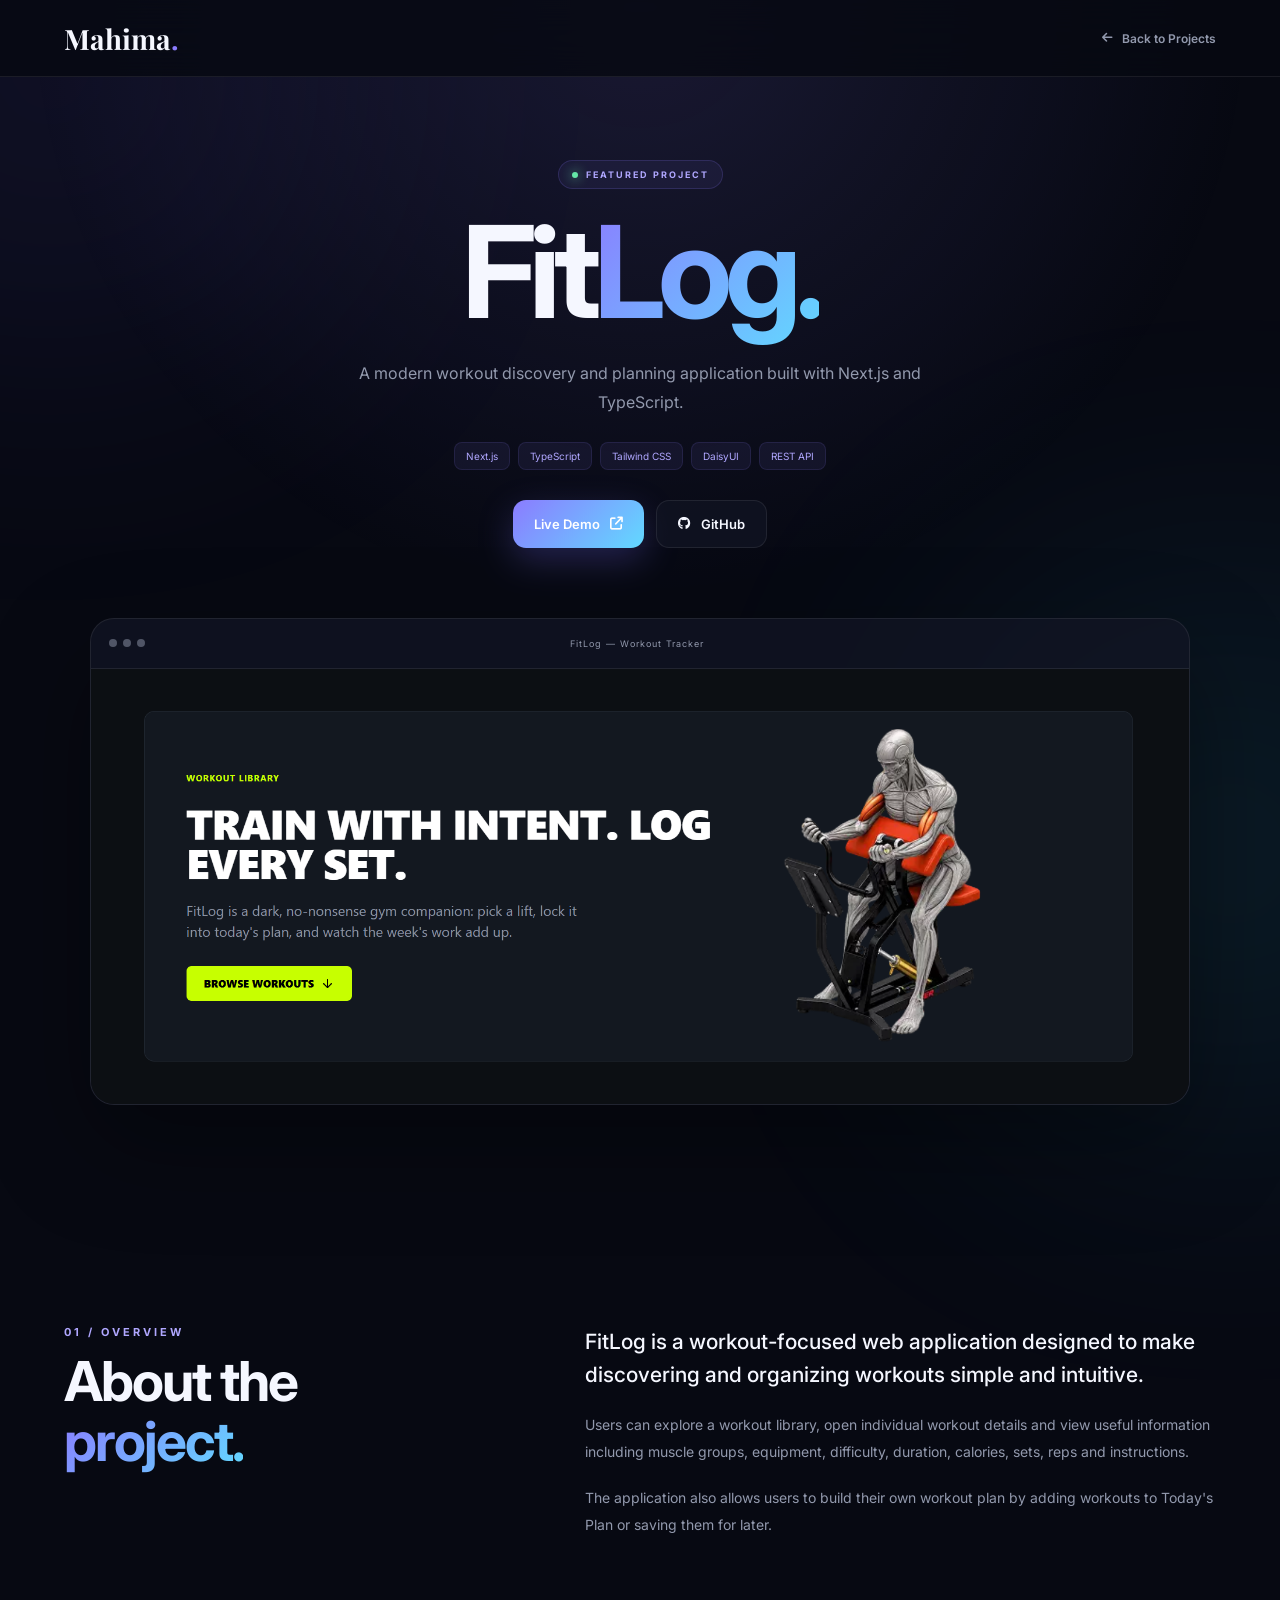
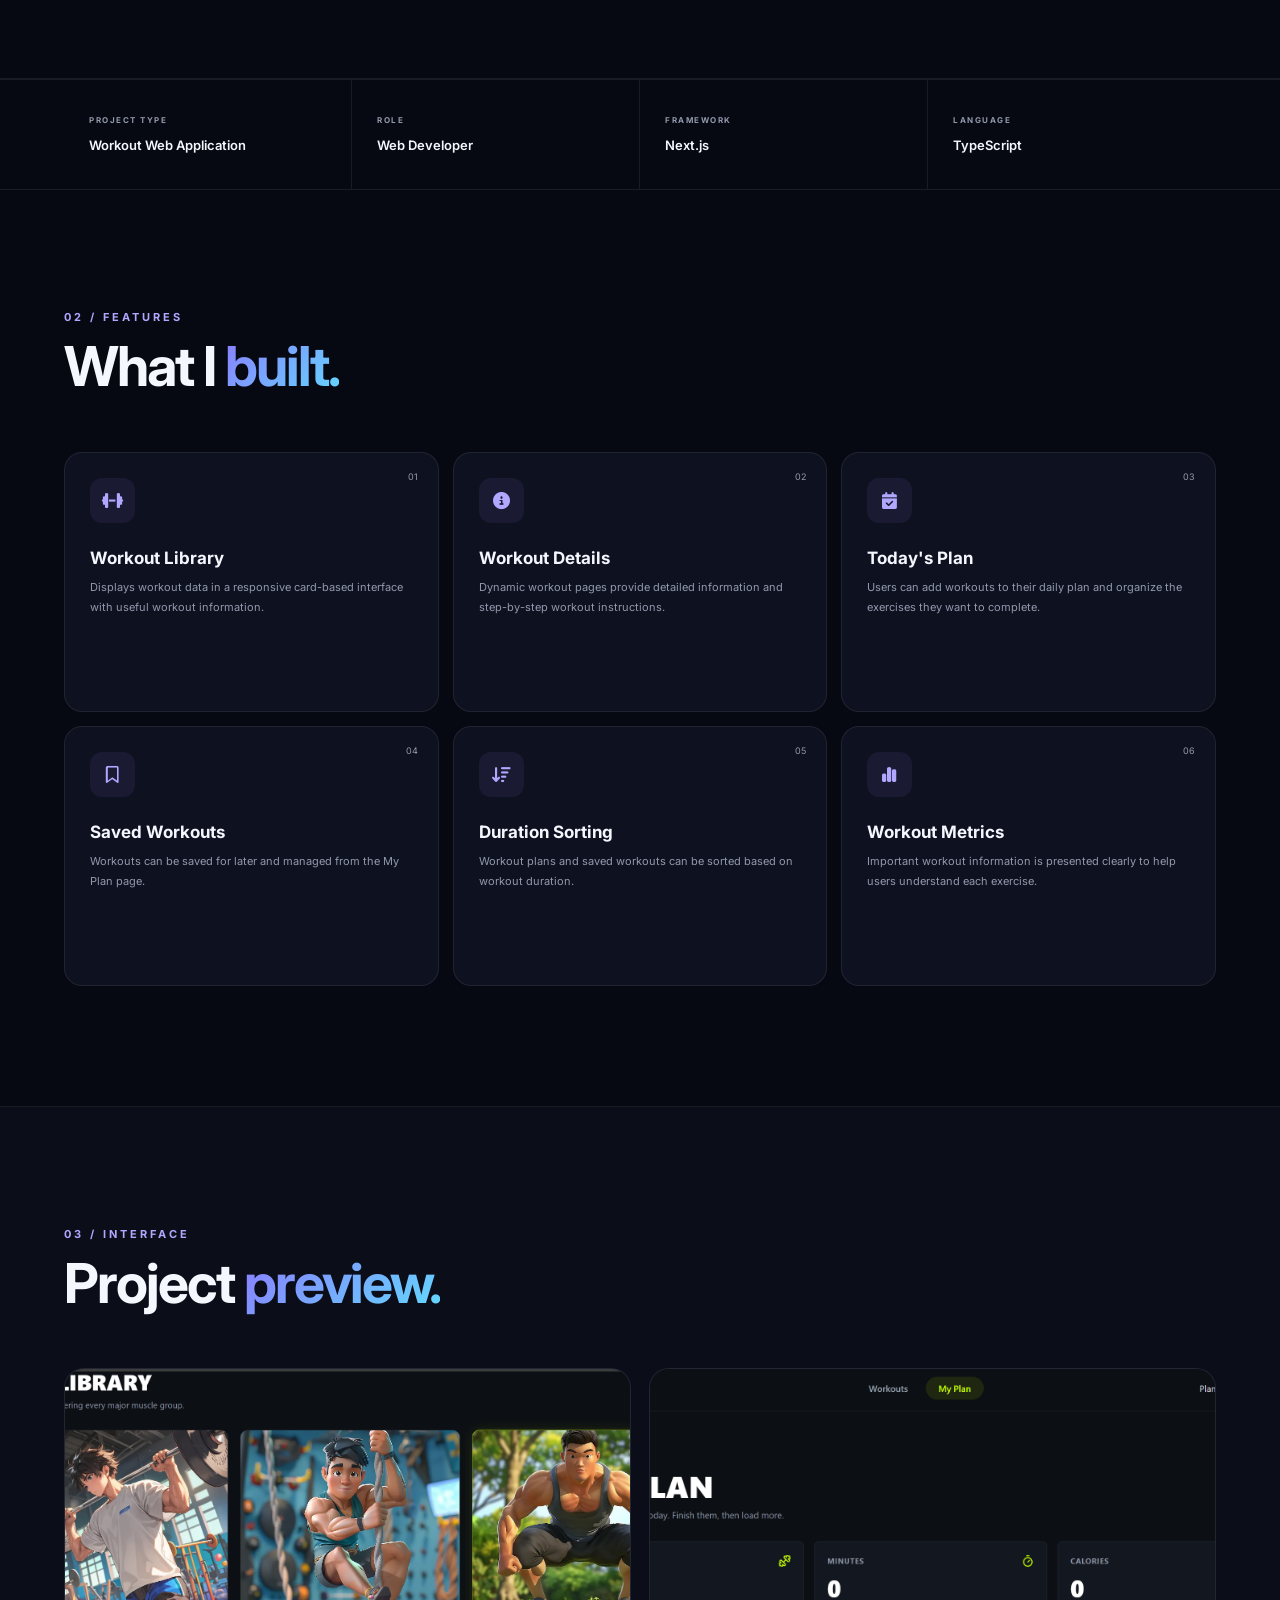
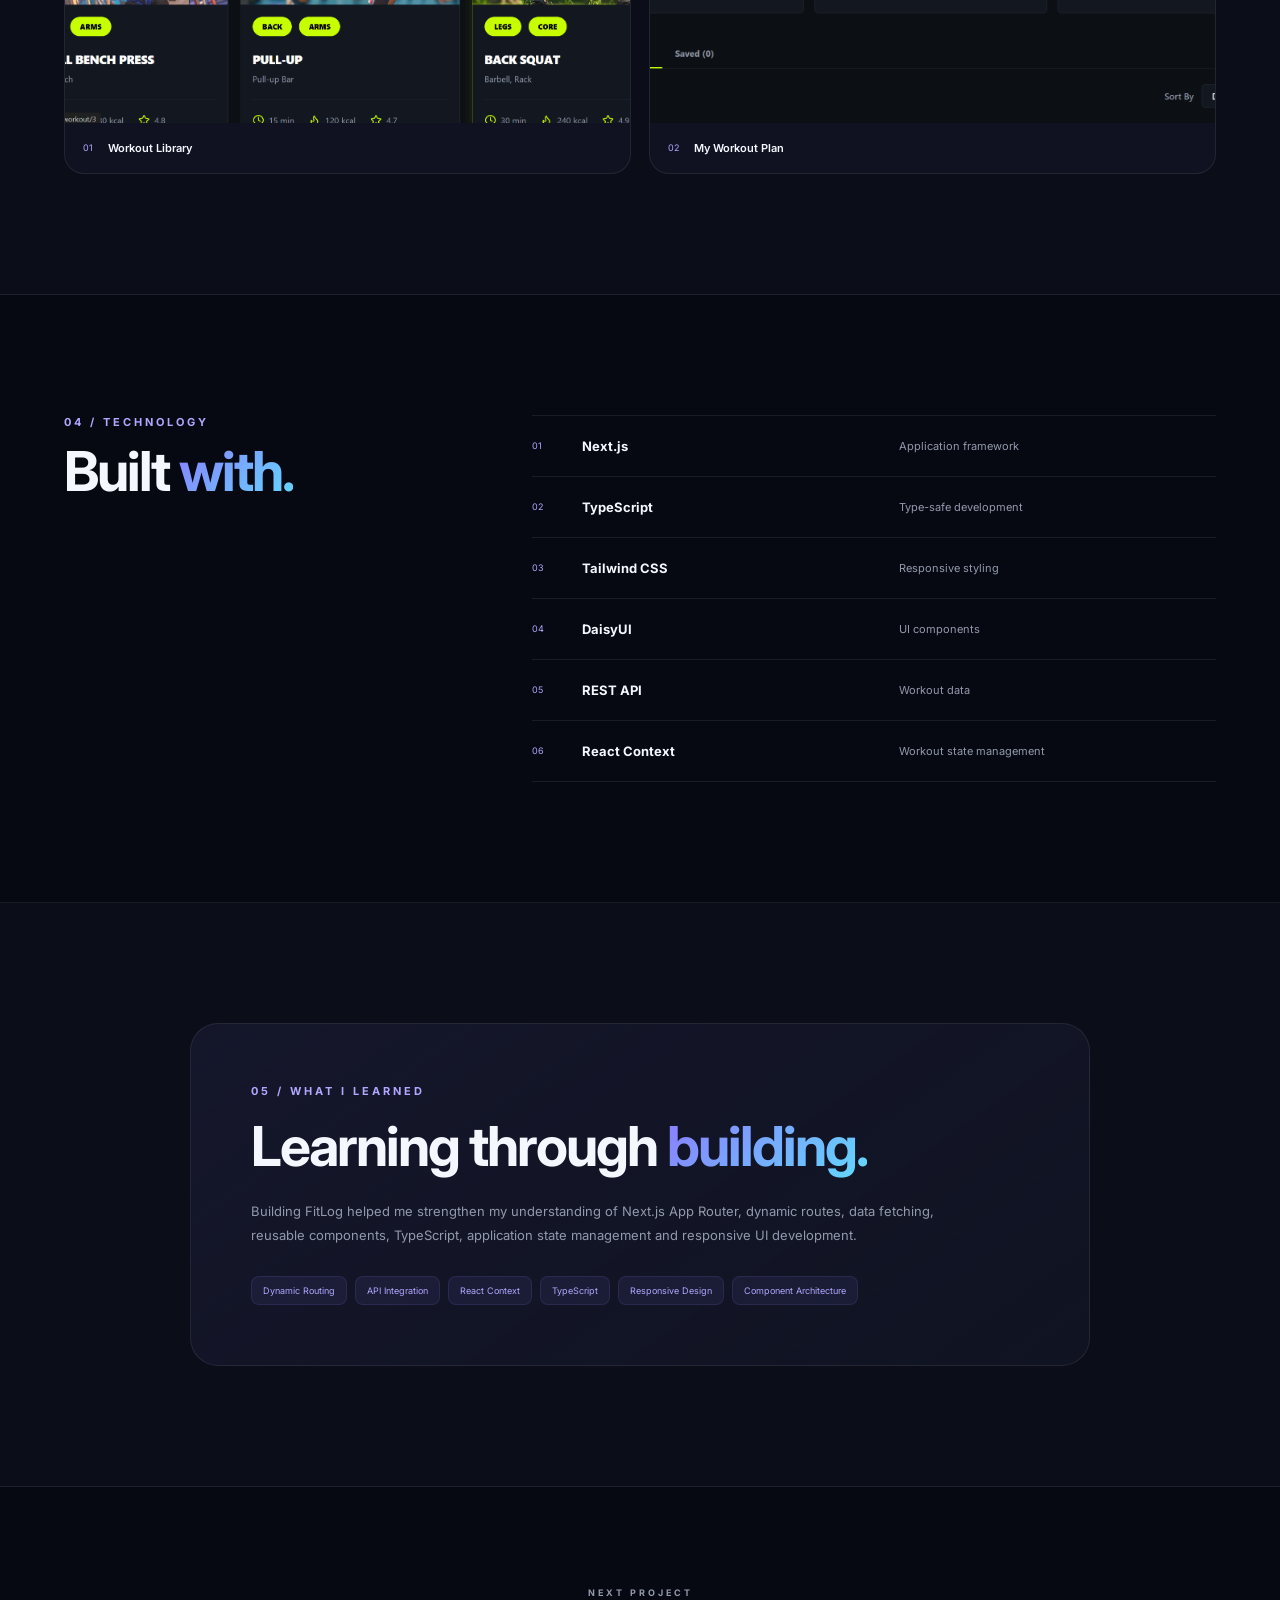
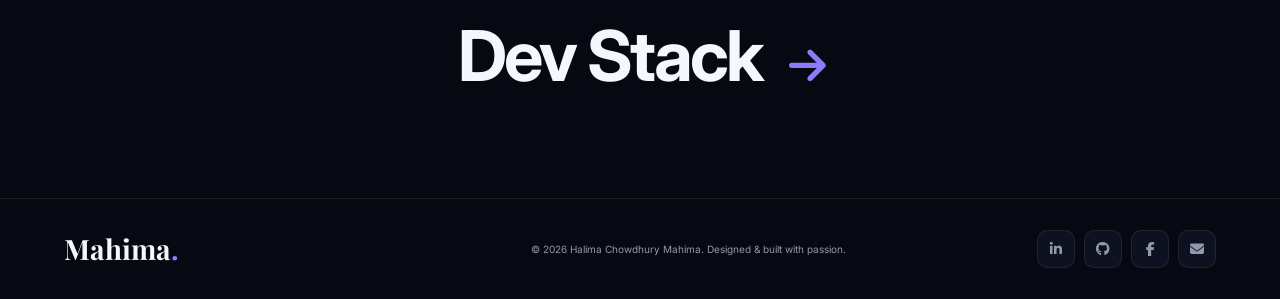
<file: projects/fitlog.html>
<!DOCTYPE html>
<html lang="en">

<head>
  <meta charset="UTF-8">

  <meta
    name="viewport"
    content="width=device-width, initial-scale=1.0"
  >

  <meta
    name="description"
    content="FitLog project case study by Halima Chowdhury Mahima"
  >

  <title>FitLog | Halima Chowdhury Mahima</title>

  <!-- Google Fonts -->
  <link rel="preconnect" href="https://fonts.googleapis.com">

  <link rel="preconnect"
        href="https://fonts.gstatic.com"
        crossorigin>

  <link
    href="https://fonts.googleapis.com/css2?family=Inter:wght@400;500;600;700;800&family=Playfair+Display:wght@700&display=swap"
    rel="stylesheet"
  >

  <!-- Font Awesome -->
  <link
    rel="stylesheet"
    href="https://cdnjs.cloudflare.com/ajax/libs/font-awesome/6.5.2/css/all.min.css"
  >

  <!-- IMPORTANT:
       fitlog.html is inside projects folder,
       so we use ../style.css
  -->
  <link rel="stylesheet" href="../style.css">

</head>


<body>

  <!-- Background Glow -->
  <div class="bg-blur blur-one"></div>
  <div class="bg-blur blur-two"></div>


  <!-- =========================
       NAVBAR
  ========================== -->

  <header class="header scrolled">

    <nav class="navbar container">

      <a href="../index.html" class="logo">
        Mahima<span>.</span>
      </a>


      <div class="project-nav">

        <a href="../index.html#projects">

          <i class="fa-solid fa-arrow-left"></i>

          Back to Projects

        </a>

      </div>

    </nav>

  </header>


  <main class="case-study">


    <!-- =========================
         PROJECT HERO
    ========================== -->

    <section class="project-detail-hero">

      <div class="container">

        <div class="project-detail-heading">

          <div class="project-badge">

            <span></span>

            FEATURED PROJECT

          </div>


          <h1>
            Fit<span>Log.</span>
          </h1>


          <p class="project-subtitle">

            A modern workout discovery and planning
            application built with Next.js and TypeScript.

          </p>


          <div class="project-detail-tech">

            <span>Next.js</span>

            <span>TypeScript</span>

            <span>Tailwind CSS</span>

            <span>DaisyUI</span>

            <span>REST API</span>

          </div>


          <div class="project-detail-actions">

            <!-- Add your live URL later -->

            <a
              href="#"
              class="btn btn-primary"
            >

              Live Demo

              <i class="fa-solid fa-arrow-up-right-from-square"></i>

            </a>


            <!-- Add your FitLog GitHub URL later -->

            <a
              href="#"
              class="btn btn-outline"
            >

              <i class="fa-brands fa-github"></i>

              GitHub

            </a>

          </div>

        </div>


        <!-- Hero Preview -->

        <div class="project-preview">

          <div class="browser-bar">

            <div class="browser-dots">

              <span></span>
              <span></span>
              <span></span>

            </div>

            <p>
              FitLog — Workout Tracker
            </p>

          </div>


          <div class="preview-image">

            <img
              src="../assets/fitlog-hero.png"
              alt="FitLog project preview"
            >

          </div>

        </div>

      </div>

    </section>



    <!-- =========================
         PROJECT OVERVIEW
    ========================== -->

    <section class="project-detail-section">

      <div class="container project-overview-grid">

        <div>

          <p class="section-label">
            01 / OVERVIEW
          </p>


          <h2 class="detail-title">

            About the
            <span>project.</span>

          </h2>

        </div>


        <div class="project-overview-text">

          <p class="overview-lead">

            FitLog is a workout-focused web application
            designed to make discovering and organizing
            workouts simple and intuitive.

          </p>


          <p>

            Users can explore a workout library, open
            individual workout details and view useful
            information including muscle groups,
            equipment, difficulty, duration, calories,
            sets, reps and instructions.

          </p>


          <p>

            The application also allows users to build
            their own workout plan by adding workouts
            to Today's Plan or saving them for later.

          </p>

        </div>

      </div>

    </section>



    <!-- =========================
         PROJECT INFO
    ========================== -->

    <section class="project-info-section">

      <div class="container">

        <div class="project-info-grid">

          <div class="info-item">

            <span>PROJECT TYPE</span>

            <strong>
              Workout Web Application
            </strong>

          </div>


          <div class="info-item">

            <span>ROLE</span>

            <strong>
              Web Developer
            </strong>

          </div>


          <div class="info-item">

            <span>FRAMEWORK</span>

            <strong>
              Next.js
            </strong>

          </div>


          <div class="info-item">

            <span>LANGUAGE</span>

            <strong>
              TypeScript
            </strong>

          </div>

        </div>

      </div>

    </section>



    <!-- =========================
         FEATURES
    ========================== -->

    <section class="project-detail-section">

      <div class="container">

        <div class="detail-section-heading">

          <p class="section-label">
            02 / FEATURES
          </p>


          <h2 class="detail-title">

            What I
            <span>built.</span>

          </h2>

        </div>


        <div class="feature-grid">


          <!-- Feature 1 -->

          <article class="feature-card">

            <div class="feature-number">
              01
            </div>

            <div class="feature-icon">

              <i class="fa-solid fa-dumbbell"></i>

            </div>

            <h3>
              Workout Library
            </h3>

            <p>

              Displays workout data in a responsive
              card-based interface with useful workout
              information.

            </p>

          </article>



          <!-- Feature 2 -->

          <article class="feature-card">

            <div class="feature-number">
              02
            </div>

            <div class="feature-icon">

              <i class="fa-solid fa-circle-info"></i>

            </div>

            <h3>
              Workout Details
            </h3>

            <p>

              Dynamic workout pages provide detailed
              information and step-by-step workout
              instructions.

            </p>

          </article>



          <!-- Feature 3 -->

          <article class="feature-card">

            <div class="feature-number">
              03
            </div>

            <div class="feature-icon">

              <i class="fa-solid fa-calendar-check"></i>

            </div>

            <h3>
              Today's Plan
            </h3>

            <p>

              Users can add workouts to their daily
              plan and organize the exercises they
              want to complete.

            </p>

          </article>



          <!-- Feature 4 -->

          <article class="feature-card">

            <div class="feature-number">
              04
            </div>

            <div class="feature-icon">

              <i class="fa-regular fa-bookmark"></i>

            </div>

            <h3>
              Saved Workouts
            </h3>

            <p>

              Workouts can be saved for later and
              managed from the My Plan page.

            </p>

          </article>



          <!-- Feature 5 -->

          <article class="feature-card">

            <div class="feature-number">
              05
            </div>

            <div class="feature-icon">

              <i class="fa-solid fa-arrow-down-wide-short"></i>

            </div>

            <h3>
              Duration Sorting
            </h3>

            <p>

              Workout plans and saved workouts can
              be sorted based on workout duration.

            </p>

          </article>



          <!-- Feature 6 -->

          <article class="feature-card">

            <div class="feature-number">
              06
            </div>

            <div class="feature-icon">

              <i class="fa-solid fa-chart-simple"></i>

            </div>

            <h3>
              Workout Metrics
            </h3>

            <p>

              Important workout information is
              presented clearly to help users
              understand each exercise.

            </p>

          </article>

        </div>

      </div>

    </section>



    <!-- =========================
         SCREENSHOTS
    ========================== -->

    <section class="project-detail-section project-gallery-section">

      <div class="container">

        <div class="detail-section-heading">

          <p class="section-label">
            03 / INTERFACE
          </p>


          <h2 class="detail-title">

            Project
            <span>preview.</span>

          </h2>

        </div>


        <div class="project-gallery">

          <div class="gallery-card">

            <img
              src="../assets/fitlog-home.png"
              alt="FitLog home page"
            >

            <div class="gallery-caption">

              <span>01</span>

              <p>
                Workout Library
              </p>

            </div>

          </div>


          <div class="gallery-card">

            <img
              src="../assets/fitlog-plan.png"
              alt="FitLog My Plan page"
            >

            <div class="gallery-caption">

              <span>02</span>

              <p>
                My Workout Plan
              </p>

            </div>

          </div>

        </div>

      </div>

    </section>



    <!-- =========================
         TECHNOLOGIES
    ========================== -->

    <section class="project-detail-section">

      <div class="container technology-layout">

        <div>

          <p class="section-label">
            04 / TECHNOLOGY
          </p>


          <h2 class="detail-title">

            Built
            <span>with.</span>

          </h2>

        </div>


        <div class="technology-list">


          <div class="technology-row">

            <span>01</span>

            <strong>Next.js</strong>

            <p>
              Application framework
            </p>

          </div>


          <div class="technology-row">

            <span>02</span>

            <strong>TypeScript</strong>

            <p>
              Type-safe development
            </p>

          </div>


          <div class="technology-row">

            <span>03</span>

            <strong>Tailwind CSS</strong>

            <p>
              Responsive styling
            </p>

          </div>


          <div class="technology-row">

            <span>04</span>

            <strong>DaisyUI</strong>

            <p>
              UI components
            </p>

          </div>


          <div class="technology-row">

            <span>05</span>

            <strong>REST API</strong>

            <p>
              Workout data
            </p>

          </div>


          <div class="technology-row">

            <span>06</span>

            <strong>React Context</strong>

            <p>
              Workout state management
            </p>

          </div>

        </div>

      </div>

    </section>



    <!-- =========================
         LEARNING
    ========================== -->

    <section class="project-detail-section learning-section">

      <div class="container">

        <div class="learning-card">

          <p class="section-label">
            05 / WHAT I LEARNED
          </p>


          <h2>

            Learning through
            <span>building.</span>

          </h2>


          <p>

            Building FitLog helped me strengthen my
            understanding of Next.js App Router,
            dynamic routes, data fetching, reusable
            components, TypeScript, application state
            management and responsive UI development.

          </p>


          <div class="learning-tags">

            <span>Dynamic Routing</span>

            <span>API Integration</span>

            <span>React Context</span>

            <span>TypeScript</span>

            <span>Responsive Design</span>

            <span>Component Architecture</span>

          </div>

        </div>

      </div>

    </section>



    <!-- =========================
         NEXT PROJECT
    ========================== -->

    <section class="next-project-section">

      <div class="container">

        <p>
          NEXT PROJECT
        </p>


        <a href="dev-stack.html">

          Dev Stack

          <i class="fa-solid fa-arrow-right"></i>

        </a>

      </div>

    </section>

  </main>



  <!-- =========================
       FOOTER
  ========================== -->

  <footer>

    <div class="container footer-container">

      <a href="../index.html" class="logo">

        Mahima<span>.</span>

      </a>


      <p>

        © 2026 Halima Chowdhury Mahima.
        Designed & built with passion.

      </p>


      <div class="footer-socials">

        <a
          href="https://www.linkedin.com/in/halima-chowdhury-mahima-661084433"
          target="_blank"
          aria-label="LinkedIn"
        >
          <i class="fa-brands fa-linkedin-in"></i>
        </a>


        <a
          href="https://github.com/halima-chowdhury-mahima"
          target="_blank"
          aria-label="GitHub"
        >
          <i class="fa-brands fa-github"></i>
        </a>


        <a
          href="https://facebook.com/"
          target="_blank"
          aria-label="Facebook"
        >
          <i class="fa-brands fa-facebook-f"></i>
        </a>


        <a
          href="mailto:halimachowdhurymahina@gmail.com"
          aria-label="Email"
        >
          <i class="fa-solid fa-envelope"></i>
        </a>

      </div>

    </div>

  </footer>

</body>

</html>
</file>
<file: style.css>
/* =========================
   GLOBAL
========================= */

* {
  margin: 0;
  padding: 0;
  box-sizing: border-box;
}

html {
  scroll-behavior: smooth;
}

:root {
  --bg: #070912;
  --bg-secondary: #0b0e19;
  --card: rgba(18, 22, 37, 0.72);

  --text: #f5f7ff;
  --muted: #9299ad;

  --border: rgba(255, 255, 255, 0.08);

  --primary: #8b7cff;
  --primary-light: #b0a7ff;
  --cyan: #62d9ff;

  --gradient:
    linear-gradient(
      135deg,
      #8b7cff,
      #62d9ff
    );

  --shadow:
    0 30px 80px rgba(0, 0, 0, 0.35);
}

body {
  font-family: "Inter", sans-serif;
  background: var(--bg);
  color: var(--text);
  overflow-x: hidden;
  transition:
    background 0.3s ease,
    color 0.3s ease;
}

body.light {
  --bg: #f7f8fc;
  --bg-secondary: #eef1f8;
  --card: rgba(255, 255, 255, 0.8);

  --text: #151827;
  --muted: #697086;

  --border: rgba(20, 24, 40, 0.1);

  --shadow:
    0 30px 80px rgba(35, 42, 70, 0.1);
}

a {
  text-decoration: none;
}

button,
a {
  -webkit-tap-highlight-color: transparent;
}

.container {
  width: min(1160px, 90%);
  margin: auto;
}

.section {
  position: relative;
  padding: 120px 0;
}

.section-alt {
  background: var(--bg-secondary);
}


/* =========================
   BACKGROUND GLOW
========================= */

.bg-blur {
  position: fixed;
  width: 500px;
  height: 500px;
  border-radius: 50%;
  filter: blur(150px);
  opacity: 0.12;
  pointer-events: none;
  z-index: -1;
}

.blur-one {
  background: #7765ff;
  top: -180px;
  left: -200px;
}

.blur-two {
  background: #36d9ff;
  bottom: -200px;
  right: -200px;
}


/* =========================
   HEADER
========================= */

.header {
  position: fixed;
  width: 100%;
  top: 0;
  z-index: 1000;

  border-bottom: 1px solid transparent;

  transition: 0.3s;
}

.header.scrolled {
  background: rgba(7, 9, 18, 0.82);
  backdrop-filter: blur(18px);
  border-color: var(--border);
}

body.light .header.scrolled {
  background: rgba(247, 248, 252, 0.85);
}

.navbar {
  min-height: 76px;

  display: flex;
  align-items: center;
}

.logo {
  font-family: "Playfair Display", serif;
  color: var(--text);
  font-size: 28px;
  font-weight: 700;

  margin-right: auto;
}

.logo span {
  color: var(--primary);
}

.nav-links {
  display: flex;
  align-items: center;
  gap: 30px;

  list-style: none;
}

.nav-link {
  position: relative;

  color: var(--muted);

  font-size: 13px;
  font-weight: 500;

  transition: 0.25s;
}

.nav-link::after {
  content: "";

  position: absolute;

  left: 0;
  bottom: -8px;

  width: 0;
  height: 2px;

  background: var(--gradient);

  transition: 0.25s;
}

.nav-link:hover,
.nav-link.active {
  color: var(--text);
}

.nav-link.active::after {
  width: 100%;
}

.nav-actions {
  display: flex;
  align-items: center;
  gap: 10px;

  margin-left: 30px;
}

.theme-btn,
.menu-btn {
  width: 40px;
  height: 40px;

  border-radius: 12px;

  border: 1px solid var(--border);

  color: var(--text);

  background: var(--card);

  cursor: pointer;

  transition: 0.25s;
}

.theme-btn:hover,
.menu-btn:hover {
  border-color: var(--primary);
  transform: translateY(-2px);
}

.menu-btn {
  display: none;
}


/* =========================
   HERO
========================= */

.hero {
  position: relative;

  min-height: 100vh;

  display: flex;
  align-items: center;

  padding: 130px 0 80px;
}

.hero-container {
  display: grid;

  grid-template-columns:
    minmax(0, 1.2fr)
    minmax(320px, 0.8fr);

  align-items: center;

  gap: 80px;
}

.availability {
  width: fit-content;

  display: flex;
  align-items: center;

  gap: 8px;

  padding: 8px 13px;

  margin-bottom: 25px;

  border-radius: 100px;

  border: 1px solid var(--border);

  background: var(--card);

  color: var(--muted);

  font-size: 11px;
}

.status-dot {
  width: 7px;
  height: 7px;

  background: #58e99c;

  border-radius: 50%;

  box-shadow:
    0 0 12px #58e99c;
}

.eyebrow,
.section-label {
  color: var(--primary-light);

  font-size: 11px;
  font-weight: 700;

  letter-spacing: 3px;
}

.hero h1 {
  max-width: 800px;

  margin: 13px 0 17px;

  font-size: clamp(
    48px,
    6vw,
    82px
  );

  line-height: 0.98;

  letter-spacing: -4px;
}

.hero h1 span {
  display: block;

  color: transparent;

  background: var(--gradient);

  background-clip: text;
  -webkit-background-clip: text;
}

.hero h2 {
  margin-bottom: 15px;

  color: var(--text);

  font-size: clamp(
    20px,
    2.5vw,
    28px
  );

  font-weight: 500;
}

.typing-line {
  min-height: 30px;

  color: var(--muted);

  margin-bottom: 14px;
}

#typingText {
  color: var(--primary-light);
}

.cursor {
  color: var(--cyan);

  animation:
    blink 0.8s infinite;
}

@keyframes blink {

  50% {
    opacity: 0;
  }

}

.hero-description {
  max-width: 650px;

  color: var(--muted);

  font-size: 15px;

  line-height: 1.9;
}

.hero-buttons {
  display: flex;
  flex-wrap: wrap;

  gap: 12px;

  margin: 32px 0;
}

.btn {
  display: inline-flex;

  align-items: center;
  justify-content: center;

  gap: 10px;

  min-height: 48px;

  padding: 0 21px;

  border-radius: 13px;

  font-size: 13px;
  font-weight: 600;

  transition: 0.3s;
}

.btn-primary {
  color: white;

  background: var(--gradient);

  box-shadow:
    0 12px 35px
    rgba(124, 110, 255, 0.25);
}

.btn-primary:hover {
  transform: translateY(-3px);

  box-shadow:
    0 18px 40px
    rgba(124, 110, 255, 0.4);
}

.btn-outline {
  color: var(--text);

  border: 1px solid var(--border);

  background: var(--card);
}

.btn-outline:hover {
  border-color: var(--primary);

  transform: translateY(-3px);
}

.hero-socials {
  display: flex;
  gap: 10px;
}

.hero-socials a {
  width: 42px;
  height: 42px;

  display: grid;
  place-items: center;

  border-radius: 12px;

  color: var(--muted);

  background: var(--card);

  border: 1px solid var(--border);

  transition: 0.25s;
}

.hero-socials a:hover {
  color: white;

  background: var(--primary);

  transform: translateY(-4px);
}


/* =========================
   HERO PHOTO
========================= */

.hero-visual {
  display: flex;
  justify-content: center;
}

.photo-wrapper {
  position: relative;

  width: min(390px, 100%);
}

.photo-glow {
  position: absolute;

  inset: 10%;

  background: var(--gradient);

  filter: blur(80px);

  opacity: 0.35;
}

.photo-card {
  position: relative;

  width: 100%;
  aspect-ratio: 4 / 5;

  padding: 8px;

  border-radius: 35px;

  background:
    linear-gradient(
      145deg,
      rgba(255,255,255,.16),
      rgba(255,255,255,.03)
    );

  border: 1px solid var(--border);

  box-shadow: var(--shadow);

  overflow: hidden;
}

.photo-card img {
  width: 100%;
  height: 100%;

  display: block;

  object-fit: cover;

  border-radius: 28px;
}

.floating-card {
  position: absolute;

  display: flex;
  align-items: center;

  gap: 11px;

  padding: 13px 16px;

  border-radius: 14px;

  background:
    rgba(14, 18, 30, 0.82);

  backdrop-filter: blur(16px);

  border: 1px solid
    rgba(255,255,255,.12);

  box-shadow:
    0 18px 40px
    rgba(0,0,0,.3);
}

body.light .floating-card {
  background:
    rgba(255,255,255,.9);
}

.floating-card i {
  color: var(--primary-light);
}

.floating-card strong {
  display: block;

  color: var(--text);

  font-size: 11px;
}

.floating-card span {
  display: block;

  color: var(--muted);

  margin-top: 2px;

  font-size: 9px;
}

.code-card {
  left: -55px;
  bottom: 75px;
}

.location-card {
  right: -55px;
  top: 60px;
}

.scroll-down {
  position: absolute;

  left: 50%;
  bottom: 25px;

  transform: translateX(-50%);

  display: flex;
  flex-direction: column;
  align-items: center;

  gap: 7px;

  color: var(--muted);

  font-size: 9px;

  text-transform: uppercase;

  letter-spacing: 2px;
}


/* =========================
   SECTION HEADING
========================= */

.section-heading {
  max-width: 760px;

  margin-bottom: 60px;
}

.section-heading h2 {
  margin-top: 12px;

  font-size: clamp(
    35px,
    5vw,
    56px
  );

  line-height: 1.1;

  letter-spacing: -2px;
}

.section-heading h2 span,
.contact-box h2 span {
  color: transparent;

  background: var(--gradient);

  background-clip: text;
  -webkit-background-clip: text;
}


/* =========================
   ABOUT
========================= */

.about-grid {
  display: grid;

  grid-template-columns:
    1.2fr .8fr;

  gap: 70px;
}

.about-main p {
  color: var(--muted);

  margin-bottom: 20px;

  font-size: 14px;

  line-height: 1.9;
}

.about-main .large-text {
  color: var(--text);

  font-size: 23px;

  line-height: 1.55;

  font-weight: 500;
}

.about-stats {
  display: grid;

  grid-template-columns:
    repeat(2, 1fr);

  gap: 12px;
}

.stat-card {
  padding: 25px;

  border-radius: 18px;

  border: 1px solid var(--border);

  background: var(--card);

  transition: 0.3s;
}

.stat-card:hover {
  transform: translateY(-5px);

  border-color:
    rgba(139,124,255,.45);
}

.stat-card h3 {
  color: transparent;

  background: var(--gradient);

  background-clip: text;
  -webkit-background-clip: text;

  font-size: 30px;
}

.stat-card p {
  margin-top: 7px;

  color: var(--muted);

  font-size: 11px;
}


/* =========================
   SKILLS
========================= */

.skills-grid {
  display: grid;

  grid-template-columns:
    repeat(4, 1fr);

  gap: 14px;
}

.skill-card {
  padding: 24px;

  min-height: 180px;

  border-radius: 18px;

  background: var(--card);

  border: 1px solid var(--border);

  transition: 0.3s;
}

.skill-card:hover {
  transform: translateY(-7px);

  border-color:
    rgba(139,124,255,.55);

  box-shadow:
    0 20px 50px
    rgba(0,0,0,.16);
}

.skill-icon {
  width: 43px;
  height: 43px;

  display: grid;
  place-items: center;

  margin-bottom: 20px;

  border-radius: 12px;

  color: var(--primary-light);

  background:
    rgba(139,124,255,.1);

  font-size: 19px;
  font-weight: 800;
}

.skill-card h3 {
  font-size: 15px;

  margin-bottom: 8px;
}

.skill-card p {
  color: var(--muted);

  font-size: 11px;

  line-height: 1.7;
}


/* =========================
   EXPERIENCE
========================= */

.experience-wrapper {
  border-top: 1px solid var(--border);
}

.experience-card {
  display: grid;

  grid-template-columns:
    80px 1fr;

  gap: 25px;

  padding: 35px 0;

  border-bottom: 1px solid var(--border);

  transition: 0.25s;
}

.experience-card:hover {
  padding-left: 15px;
}

.experience-number {
  color: var(--primary);

  font-size: 12px;

  font-weight: 700;
}

.experience-type,
.timeline-label,
.project-category {
  color: var(--primary-light);

  font-size: 9px;

  font-weight: 700;

  letter-spacing: 2px;
}

.experience-content h3 {
  margin: 8px 0;

  font-size: 22px;
}

.experience-content p {
  max-width: 720px;

  color: var(--muted);

  font-size: 13px;

  line-height: 1.8;
}

.experience-content .company {
  color: var(--text);

  margin-bottom: 8px;

  font-weight: 600;
}


/* =========================
   EDUCATION
========================= */

.timeline {
  position: relative;

  max-width: 850px;

  padding-left: 45px;
}

.timeline::before {
  content: "";

  position: absolute;

  top: 5px;
  bottom: 5px;
  left: 6px;

  width: 1px;

  background: var(--border);
}

.timeline-item {
  position: relative;

  padding-bottom: 45px;
}

.timeline-dot {
  position: absolute;

  width: 13px;
  height: 13px;

  left: -45px;
  top: 4px;

  border-radius: 50%;

  background: var(--primary);

  box-shadow:
    0 0 0 6px
    rgba(139,124,255,.1);
}

.timeline-content h3 {
  margin: 8px 0 5px;

  font-size: 21px;
}

.timeline-content h4 {
  color: var(--text);

  font-size: 13px;

  font-weight: 500;
}

.timeline-content p {
  color: var(--muted);

  margin-top: 8px;

  font-size: 12px;
}


/* =========================
   PROJECTS
========================= */

.project-heading {
  max-width: none;

  display: flex;

  align-items: flex-end;
  justify-content: space-between;

  gap: 30px;
}

.github-link {
  color: var(--muted);

  font-size: 12px;

  padding-bottom: 10px;
}

.github-link i {
  margin-left: 7px;
}

.github-link:hover {
  color: var(--primary-light);
}

.projects-grid {
  display: grid;

  grid-template-columns:
    repeat(2, 1fr);

  gap: 17px;
}

.project-card {
  position: relative;

  min-height: 360px;

  display: flex;
  flex-direction: column;

  padding: 30px;

  border-radius: 22px;

  border: 1px solid var(--border);

  background:
    linear-gradient(
      145deg,
      var(--card),
      rgba(139,124,255,.025)
    );

  overflow: hidden;

  transition: 0.35s;
}

.project-card::before {
  content: "";

  position: absolute;

  width: 160px;
  height: 160px;

  right: -70px;
  top: -70px;

  border-radius: 50%;

  background: var(--primary);

  filter: blur(70px);

  opacity: 0;

  transition: 0.35s;
}

.project-card:hover {
  transform: translateY(-7px);

  border-color:
    rgba(139,124,255,.45);

  box-shadow:
    0 25px 60px
    rgba(0,0,0,.18);
}

.project-card:hover::before {
  opacity: .17;
}

.project-top {
  position: relative;

  display: flex;

  justify-content: space-between;

  color: var(--muted);

  margin-bottom: 50px;
}

.project-top span {
  font-size: 11px;
}

.project-top i {
  color: var(--primary-light);

  font-size: 20px;
}

.project-card h3 {
  position: relative;

  margin: 9px 0 13px;

  font-size: 27px;
}

.project-card > p:not(.project-category) {
  position: relative;

  color: var(--muted);

  font-size: 12px;

  line-height: 1.8;
}

.project-tech {
  position: relative;

  display: flex;
  flex-wrap: wrap;

  gap: 7px;

  margin-top: auto;

  padding-top: 25px;
}

.project-tech span {
  padding: 6px 10px;

  border-radius: 7px;

  color: var(--primary-light);

  background:
    rgba(139,124,255,.08);

  border:
    1px solid
    rgba(139,124,255,.12);

  font-size: 9px;
}

.project-links {
  display: flex;

  gap: 18px;

  margin-top: 20px;
}

.project-links a {
  color: var(--text);

  font-size: 11px;

  font-weight: 600;
}

.project-links a i {
  color: var(--primary-light);

  margin-left: 5px;
}


/* =========================
   CONTACT
========================= */

.contact-section {
  padding-bottom: 130px;
}

.contact-box {
  position: relative;

  padding: 70px;

  text-align: center;

  border-radius: 30px;

  background:
    linear-gradient(
      145deg,
      rgba(139,124,255,.1),
      var(--card)
    );

  border: 1px solid var(--border);

  overflow: hidden;
}

.contact-box::before {
  content: "";

  position: absolute;

  width: 300px;
  height: 300px;

  left: 50%;
  top: -220px;

  transform: translateX(-50%);

  background: var(--primary);

  border-radius: 50%;

  filter: blur(100px);

  opacity: .22;
}

.contact-box h2 {
  position: relative;

  margin: 15px 0;

  font-size: clamp(
    38px,
    5vw,
    60px
  );

  letter-spacing: -2px;
}

.contact-box h2 span {
  display: block;
}

.contact-description {
  position: relative;

  max-width: 600px;

  margin: 0 auto 28px;

  color: var(--muted);

  font-size: 13px;

  line-height: 1.8;
}

.contact-email {
  position: relative;

  display: inline-flex;
  align-items: center;

  gap: 9px;

  color: var(--text);

  font-size: clamp(
    13px,
    2vw,
    17px
  );

  font-weight: 600;

  transition: 0.25s;
}

.contact-email:hover {
  color: var(--primary-light);
}

.contact-socials {
  position: relative;

  display: flex;
  justify-content: center;

  gap: 10px;

  margin-top: 30px;
}

.contact-socials a {
  padding: 11px 16px;

  border-radius: 10px;

  border: 1px solid var(--border);

  color: var(--muted);

  background: var(--card);

  font-size: 11px;

  transition: 0.25s;
}

.contact-socials a:hover {
  color: var(--text);

  border-color: var(--primary);

  transform: translateY(-3px);
}

.contact-socials i {
  margin-right: 6px;
}


/* =========================
   FOOTER
========================= */

footer {
  border-top: 1px solid var(--border);
}

.footer-container {
  min-height: 100px;

  display: flex;
  align-items: center;

  gap: 30px;
}

.footer-container p {
  margin: auto;

  color: var(--muted);

  font-size: 10px;
}

.back-top {
  color: var(--muted);

  font-size: 10px;
}

.back-top i {
  margin-left: 6px;
}


/* =========================
   SCROLL REVEAL
========================= */

.reveal {
  opacity: 0;

  transform: translateY(35px);

  transition:
    opacity .7s ease,
    transform .7s ease;
}

.reveal.show {
  opacity: 1;

  transform: translateY(0);
}


/* =========================
   RESPONSIVE
========================= */

@media (max-width: 1050px) {

  .hero-container {
    gap: 40px;
  }

  .skills-grid {
    grid-template-columns:
      repeat(3, 1fr);
  }

  .location-card {
    right: -15px;
  }

  .code-card {
    left: -15px;
  }

}


@media (max-width: 850px) {

  .section {
    padding: 90px 0;
  }

  .menu-btn {
    display: block;
  }

  .nav-links {
    position: absolute;

    top: 76px;
    left: 5%;
    right: 5%;

    display: flex;
    flex-direction: column;
    align-items: stretch;

    gap: 0;

    padding: 15px;

    border-radius: 16px;

    background: var(--bg-secondary);

    border: 1px solid var(--border);

    box-shadow: var(--shadow);

    opacity: 0;

    visibility: hidden;

    transform: translateY(-10px);

    transition: 0.3s;
  }

  .nav-links.open {
    opacity: 1;

    visibility: visible;

    transform: translateY(0);
  }

  .nav-link {
    display: block;

    padding: 12px;
  }

  .nav-link::after {
    display: none;
  }

  .hero-container {
    grid-template-columns: 1fr;

    text-align: center;
  }

  .hero-content {
    display: flex;
    flex-direction: column;
    align-items: center;
  }

  .hero-description {
    max-width: 620px;
  }

  .hero-visual {
    margin-top: 30px;
  }

  .photo-wrapper {
    width: min(350px, 85%);
  }

  .about-grid {
    grid-template-columns: 1fr;
  }

  .skills-grid {
    grid-template-columns:
      repeat(2, 1fr);
  }

  .projects-grid {
    grid-template-columns: 1fr;
  }

  .project-heading {
    display: block;
  }

  .github-link {
    display: inline-block;

    margin-top: 15px;
  }

  .scroll-down {
    display: none;
  }

}


@media (max-width: 550px) {

  .container {
    width: 88%;
  }

  .navbar {
    min-height: 68px;
  }

  .nav-links {
    top: 68px;
  }

  .nav-actions {
    margin-left: 15px;
  }

  .hero {
    min-height: auto;

    padding-top: 125px;
  }

  .hero h1 {
    font-size: 46px;

    letter-spacing: -2.5px;
  }

  .hero-buttons {
    width: 100%;
  }

  .hero-buttons .btn {
    flex: 1;
  }

  .floating-card {
    padding: 10px;
  }

  .floating-card strong {
    font-size: 9px;
  }

  .floating-card span {
    font-size: 7px;
  }

  .code-card {
    left: -10px;
    bottom: 30px;
  }

  .location-card {
    right: -10px;
    top: 35px;
  }

  .section-heading {
    margin-bottom: 40px;
  }

  .section-heading h2 {
    font-size: 36px;
  }

  .about-stats {
    grid-template-columns: 1fr 1fr;
  }

  .skills-grid {
    grid-template-columns: 1fr;
  }

  .skill-card {
    min-height: auto;
  }

  .experience-card {
    grid-template-columns: 45px 1fr;
  }

  .project-card {
    min-height: 340px;

    padding: 24px;
  }

  .contact-box {
    padding: 50px 20px;
  }

  .contact-socials {
    flex-direction: column;
  }

  .footer-container {
    padding: 25px 0;

    flex-direction: column;

    justify-content: center;

    gap: 12px;
  }

  .footer-container p {
    margin: 0;

    text-align: center;
  }

}
/* ===================================
   PREMIUM CONTACT
=================================== */

.contact-box {
  position: relative;
  overflow: hidden;

  padding: 90px 50px;

  border-radius: 32px;

  background:
    linear-gradient(
      135deg,
      rgba(22, 21, 51, 0.95),
      rgba(9, 15, 28, 0.98)
    );

  border: 1px solid rgba(255,255,255,0.08);

  box-shadow:
    0 30px 80px rgba(0,0,0,0.25);
}


/* Content above glow */

.contact-content {
  position: relative;
  z-index: 2;

  max-width: 800px;
  margin: auto;

  text-align: center;
}


/* Background glows */

.contact-glow {
  position: absolute;

  width: 350px;
  height: 350px;

  border-radius: 50%;

  filter: blur(120px);

  pointer-events: none;
}


.contact-glow-one {
  top: -200px;
  left: 15%;

  background: #7765ff;

  opacity: 0.25;
}


.contact-glow-two {
  bottom: -250px;
  right: 10%;

  background: #38cfff;

  opacity: 0.13;
}


/* Heading */

.contact-content h2 {
  margin: 18px 0;

  font-size: clamp(45px, 6vw, 75px);

  line-height: 1.05;

  letter-spacing: -3px;
}


.contact-content h2 span {
  display: block;

  color: transparent;

  background:
    linear-gradient(
      90deg,
      #9c8cff,
      #64a8ff
    );

  background-clip: text;
  -webkit-background-clip: text;
}


.contact-description {
  max-width: 650px;

  margin:
    25px auto 35px;

  color: #9198ad;

  font-size: 14px;

  line-height: 1.8;
}


/* =========================
   PREMIUM EMAIL
========================= */

.premium-email {
  max-width: 600px;

  margin:
    0 auto 22px;

  padding: 14px 16px;

  display: flex;
  align-items: center;

  gap: 15px;

  border-radius: 16px;

  border:
    1px solid
    rgba(255,255,255,0.08);

  background:
    rgba(255,255,255,0.035);

  backdrop-filter: blur(15px);

  color: white;

  text-align: left;

  transition: 0.3s ease;
}


.premium-email:hover {
  transform: translateY(-4px);

  border-color:
    rgba(139,124,255,0.5);

  background:
    rgba(139,124,255,0.08);

  box-shadow:
    0 15px 40px
    rgba(0,0,0,0.2);
}


.email-icon {
  min-width: 45px;
  height: 45px;

  display: grid;
  place-items: center;

  border-radius: 12px;

  color: #a99eff;

  background:
    rgba(139,124,255,0.12);

  font-size: 17px;
}


.email-info {
  flex: 1;
}


.email-info small {
  display: block;

  margin-bottom: 2px;

  color: #777f96;

  font-size: 8px;

  font-weight: 700;

  letter-spacing: 1.5px;
}


.email-info strong {
  color: #f5f6ff;

  font-size: 13px;

  font-weight: 600;
}


.email-arrow {
  color: #777f96;

  font-size: 12px;

  transition: 0.3s;
}


.premium-email:hover .email-arrow {
  color: #a99eff;

  transform:
    translate(2px, -2px);
}


/* =========================
   SOCIAL BUTTONS
========================= */

.premium-socials {
  display: grid;

  grid-template-columns:
    repeat(4, 1fr);

  gap: 10px;

  max-width: 600px;

  margin: auto;
}


.premium-socials a {
  min-height: 52px;

  display: flex;
  align-items: center;
  justify-content: center;

  gap: 8px;

  border-radius: 13px;

  border:
    1px solid
    rgba(255,255,255,0.08);

  background:
    rgba(255,255,255,0.025);

  color: #9097aa;

  font-size: 11px;

  transition: 0.3s ease;
}


.premium-socials a i {
  font-size: 14px;

  transition: 0.3s;
}


.premium-socials a:hover {
  color: white;

  border-color:
    rgba(139,124,255,0.5);

  background:
    rgba(139,124,255,0.1);

  transform: translateY(-4px);

  box-shadow:
    0 12px 30px
    rgba(0,0,0,0.2);
}


.premium-socials a:hover i {
  color: #a99eff;

  transform: scale(1.1);
}


/* =========================
   MOBILE
========================= */

@media (max-width: 650px) {

  .contact-box {
    padding:
      65px 20px;

    border-radius: 25px;
  }

  .contact-content h2 {
    font-size: 43px;

    letter-spacing: -2px;
  }

  .premium-socials {
    grid-template-columns:
      repeat(2, 1fr);
  }

  .premium-email {
    padding: 12px;
  }

  .email-info strong {
    font-size: 11px;

    word-break: break-all;
  }

}


@media (max-width: 400px) {

  .premium-socials {
    grid-template-columns: 1fr;
  }

}
/* =========================
   FOOTER SOCIAL ICONS
========================= */

.footer-socials {
  display: flex;
  align-items: center;
  gap: 9px;
}

.footer-socials a {
  width: 38px;
  height: 38px;

  display: flex;
  align-items: center;
  justify-content: center;

  border-radius: 10px;

  color: var(--muted);

  background: var(--card);

  border: 1px solid var(--border);

  font-size: 14px;

  transition: 0.3s ease;
}

.footer-socials a:hover {
  color: white;

  background: var(--primary);

  border-color: var(--primary);

  transform: translateY(-4px);

  box-shadow:
    0 10px 25px
    rgba(139, 124, 255, 0.25);
}
@media (max-width: 700px) {

  .footer-container {
    flex-direction: column;
    justify-content: center;
    text-align: center;
    gap: 18px;
    padding: 30px 0;
  }

  .footer-socials {
    justify-content: center;
  }

}




/* =========================================
   PROJECT DETAILS PAGE
========================================= */

.case-study {
  overflow: hidden;
}


/* NAVIGATION */

.project-nav a {
  display: flex;
  align-items: center;
  gap: 9px;

  color: var(--muted);

  font-size: 12px;
  font-weight: 600;

  transition: 0.3s;
}

.project-nav a:hover {
  color: var(--primary-light);
}

.project-nav a i {
  transition: 0.3s;
}

.project-nav a:hover i {
  transform: translateX(-4px);
}


/* =========================================
   PROJECT HERO
========================================= */

.project-detail-hero {
  position: relative;

  padding: 160px 0 100px;

  background:
    radial-gradient(
      circle at 50% 0%,
      rgba(139, 124, 255, 0.14),
      transparent 45%
    );
}


.project-detail-heading {
  max-width: 900px;

  margin: 0 auto 70px;

  text-align: center;
}


.project-badge {
  width: fit-content;

  margin: 0 auto 25px;

  display: flex;
  align-items: center;

  gap: 8px;

  padding: 8px 13px;

  border-radius: 100px;

  color: var(--primary-light);

  background:
    rgba(139, 124, 255, 0.07);

  border:
    1px solid
    rgba(139, 124, 255, 0.18);

  font-size: 9px;

  font-weight: 700;

  letter-spacing: 2px;
}


.project-badge span {
  width: 6px;
  height: 6px;

  border-radius: 50%;

  background: #65e6a7;

  box-shadow:
    0 0 12px #65e6a7;
}


.project-detail-heading h1 {
  font-size:
    clamp(70px, 10vw, 130px);

  line-height: 0.9;

  letter-spacing: -7px;
}


.project-detail-heading h1 span {
  color: transparent;

  background: var(--gradient);

  background-clip: text;
  -webkit-background-clip: text;
}


.project-subtitle {
  max-width: 650px;

  margin: 30px auto 0;

  color: var(--muted);

  font-size: 16px;

  line-height: 1.8;
}


.project-detail-tech {
  display: flex;

  justify-content: center;

  flex-wrap: wrap;

  gap: 8px;

  margin-top: 25px;
}


.project-detail-tech span {
  padding: 7px 11px;

  border-radius: 8px;

  color: var(--primary-light);

  background:
    rgba(139, 124, 255, 0.08);

  border:
    1px solid
    rgba(139, 124, 255, 0.12);

  font-size: 10px;
}


.project-detail-actions {
  display: flex;

  justify-content: center;

  gap: 12px;

  margin-top: 30px;
}


/* =========================================
   BROWSER PREVIEW
========================================= */

.project-preview {
  max-width: 1100px;

  margin: auto;

  overflow: hidden;

  border-radius: 24px;

  background: var(--card);

  border: 1px solid var(--border);

  box-shadow:
    0 40px 100px
    rgba(0, 0, 0, 0.35);
}


.browser-bar {
  min-height: 50px;

  display: flex;
  align-items: center;

  padding: 0 18px;

  border-bottom:
    1px solid var(--border);
}


.browser-dots {
  display: flex;

  gap: 6px;
}


.browser-dots span {
  width: 8px;
  height: 8px;

  border-radius: 50%;

  background: var(--muted);

  opacity: 0.5;
}


.browser-bar p {
  margin: auto;

  padding-right: 42px;

  color: var(--muted);

  font-size: 9px;

  letter-spacing: 1px;
}


.preview-image {
  min-height: 400px;

  background: var(--bg-secondary);
}


.preview-image img {
  width: 100%;

  display: block;
}


/* =========================================
   GENERAL DETAILS
========================================= */

.project-detail-section {
  padding: 120px 0;

  border-bottom:
    1px solid var(--border);
}


.project-overview-grid {
  display: grid;

  grid-template-columns:
    0.8fr 1.2fr;

  gap: 100px;
}


.detail-title {
  margin-top: 12px;

  font-size:
    clamp(38px, 5vw, 55px);

  line-height: 1.1;

  letter-spacing: -2px;
}


.detail-title span {
  color: transparent;

  background: var(--gradient);

  background-clip: text;
  -webkit-background-clip: text;
}


.project-overview-text p {
  margin-bottom: 20px;

  color: var(--muted);

  font-size: 14px;

  line-height: 1.9;
}


.project-overview-text .overview-lead {
  color: var(--text);

  font-size: 21px;

  font-weight: 500;

  line-height: 1.6;
}


/* =========================================
   PROJECT INFO
========================================= */

.project-info-section {
  border-top:
    1px solid var(--border);

  border-bottom:
    1px solid var(--border);
}


.project-info-grid {
  display: grid;

  grid-template-columns:
    repeat(4, 1fr);
}


.info-item {
  padding: 35px 25px;

  border-right:
    1px solid var(--border);
}


.info-item:last-child {
  border-right: none;
}


.info-item span {
  display: block;

  margin-bottom: 9px;

  color: var(--muted);

  font-size: 8px;

  font-weight: 700;

  letter-spacing: 1.5px;
}


.info-item strong {
  color: var(--text);

  font-size: 13px;

  font-weight: 600;
}


/* =========================================
   FEATURES
========================================= */

.detail-section-heading {
  max-width: 700px;

  margin-bottom: 55px;
}


.feature-grid {
  display: grid;

  grid-template-columns:
    repeat(3, 1fr);

  gap: 14px;
}


.feature-card {
  position: relative;

  min-height: 260px;

  padding: 25px;

  border-radius: 18px;

  background: var(--card);

  border:
    1px solid var(--border);

  transition: 0.3s;
}


.feature-card:hover {
  transform: translateY(-6px);

  border-color:
    rgba(139, 124, 255, 0.5);

  box-shadow:
    0 20px 50px
    rgba(0, 0, 0, 0.15);
}


.feature-number {
  position: absolute;

  right: 20px;
  top: 18px;

  color: var(--muted);

  font-size: 9px;
}


.feature-icon {
  width: 45px;
  height: 45px;

  display: grid;
  place-items: center;

  margin-bottom: 25px;

  border-radius: 12px;

  color: var(--primary-light);

  background:
    rgba(139, 124, 255, 0.09);

  font-size: 17px;
}


.feature-card h3 {
  margin-bottom: 10px;

  font-size: 17px;
}


.feature-card p {
  color: var(--muted);

  font-size: 11px;

  line-height: 1.8;
}


/* =========================================
   GALLERY
========================================= */

.project-gallery-section {
  background: var(--bg-secondary);
}


.project-gallery {
  display: grid;

  grid-template-columns:
    repeat(2, 1fr);

  gap: 18px;
}


.gallery-card {
  overflow: hidden;

  border-radius: 20px;

  border: 1px solid var(--border);

  background: var(--card);
}


.gallery-card img {
  width: 100%;

  display: block;

  aspect-ratio: 16 / 10;

  object-fit: cover;

  transition: 0.5s;
}


.gallery-card:hover img {
  transform: scale(1.025);
}


.gallery-caption {
  display: flex;

  align-items: center;

  gap: 15px;

  padding: 18px;
}


.gallery-caption span {
  color: var(--primary-light);

  font-size: 9px;
}


.gallery-caption p {
  color: var(--text);

  font-size: 11px;

  font-weight: 600;
}


/* =========================================
   TECHNOLOGIES
========================================= */

.technology-layout {
  display: grid;

  grid-template-columns:
    0.7fr 1.3fr;

  gap: 100px;
}


.technology-list {
  border-top:
    1px solid var(--border);
}


.technology-row {
  display: grid;

  grid-template-columns:
    50px 1fr 1fr;

  align-items: center;

  padding: 22px 0;

  border-bottom:
    1px solid var(--border);

  transition: 0.3s;
}


.technology-row:hover {
  padding-left: 10px;
}


.technology-row > span {
  color: var(--primary-light);

  font-size: 9px;
}


.technology-row strong {
  font-size: 13px;
}


.technology-row p {
  color: var(--muted);

  font-size: 11px;
}


/* =========================================
   LEARNING
========================================= */

.learning-section {
  background: var(--bg-secondary);
}


.learning-card {
  max-width: 900px;

  margin: auto;

  padding: 60px;

  border-radius: 28px;

  background:
    linear-gradient(
      145deg,
      rgba(139, 124, 255, 0.08),
      var(--card)
    );

  border:
    1px solid var(--border);
}


.learning-card h2 {
  margin: 15px 0 20px;

  font-size:
    clamp(38px, 5vw, 55px);

  letter-spacing: -2px;
}


.learning-card h2 span {
  color: transparent;

  background: var(--gradient);

  background-clip: text;
  -webkit-background-clip: text;
}


.learning-card > p:not(.section-label) {
  max-width: 700px;

  color: var(--muted);

  font-size: 13px;

  line-height: 1.9;
}


.learning-tags {
  display: flex;

  flex-wrap: wrap;

  gap: 8px;

  margin-top: 28px;
}


.learning-tags span {
  padding: 8px 11px;

  border-radius: 8px;

  color: var(--primary-light);

  background:
    rgba(139, 124, 255, 0.08);

  border:
    1px solid
    rgba(139, 124, 255, 0.13);

  font-size: 9px;
}


/* =========================================
   NEXT PROJECT
========================================= */

.next-project-section {
  padding: 100px 0;

  text-align: center;
}


.next-project-section p {
  margin-bottom: 15px;

  color: var(--muted);

  font-size: 9px;

  font-weight: 700;

  letter-spacing: 3px;
}


.next-project-section a {
  color: var(--text);

  font-size:
    clamp(40px, 6vw, 70px);

  font-weight: 700;

  letter-spacing: -3px;

  transition: 0.3s;
}


.next-project-section a i {
  margin-left: 15px;

  color: var(--primary);

  font-size: 0.6em;

  transition: 0.3s;
}


.next-project-section a:hover {
  color: var(--primary-light);
}


.next-project-section a:hover i {
  transform: translateX(10px);
}


/* =========================================
   PROJECT PAGE RESPONSIVE
========================================= */

@media (max-width: 850px) {

  .project-detail-hero {
    padding-top: 130px;
  }

  .project-overview-grid,
  .technology-layout {
    grid-template-columns: 1fr;

    gap: 45px;
  }

  .project-info-grid {
    grid-template-columns:
      repeat(2, 1fr);
  }

  .info-item:nth-child(2) {
    border-right: none;
  }

  .info-item:nth-child(1),
  .info-item:nth-child(2) {
    border-bottom:
      1px solid var(--border);
  }

  .feature-grid {
    grid-template-columns:
      repeat(2, 1fr);
  }

  .project-gallery {
    grid-template-columns: 1fr;
  }

}


@media (max-width: 550px) {

  .project-detail-heading h1 {
    font-size: 65px;

    letter-spacing: -4px;
  }

  .project-subtitle {
    font-size: 13px;
  }

  .project-detail-actions {
    flex-direction: column;
  }

  .project-detail-actions .btn {
    width: 100%;
  }

  .project-detail-section {
    padding: 80px 0;
  }

  .project-info-grid {
    grid-template-columns: 1fr;
  }

  .info-item {
    border-right: none;

    border-bottom:
      1px solid var(--border);
  }

  .feature-grid {
    grid-template-columns: 1fr;
  }

  .technology-row {
    grid-template-columns:
      35px 1fr;

    gap: 5px;
  }

  .technology-row p {
    grid-column: 2;

    margin-top: 4px;
  }

  .learning-card {
    padding: 35px 25px;
  }

  .next-project-section a {
    font-size: 40px;
  }

}
.project-links {
  position: relative;
  z-index: 100;
  margin-top: 20px;
}

.project-links a {
  position: relative;
  z-index: 101;

  display: inline-flex;
  align-items: center;
  gap: 8px;

  color: var(--text);
  font-size: 12px;
  font-weight: 600;

  cursor: pointer;
  pointer-events: auto;
}

.project-links a:hover {
  color: var(--primary-light);
}
.project-card-link {
  display: block;
  color: inherit;
  text-decoration: none;
  position: relative;
  z-index: 10;
  cursor: pointer;
}

.project-card-link .project-card {
  height: 100%;
  cursor: pointer;
}

.project-open {
  position: relative;
  z-index: 20;

  display: flex;
  align-items: center;
  gap: 8px;

  margin-top: 20px;

  color: var(--primary-light);

  font-size: 12px;
  font-weight: 600;
}

.project-open i {
  transition: transform 0.3s ease;
}

.project-card-link:hover .project-open i {
  transform: translateX(6px);
}
</file>
